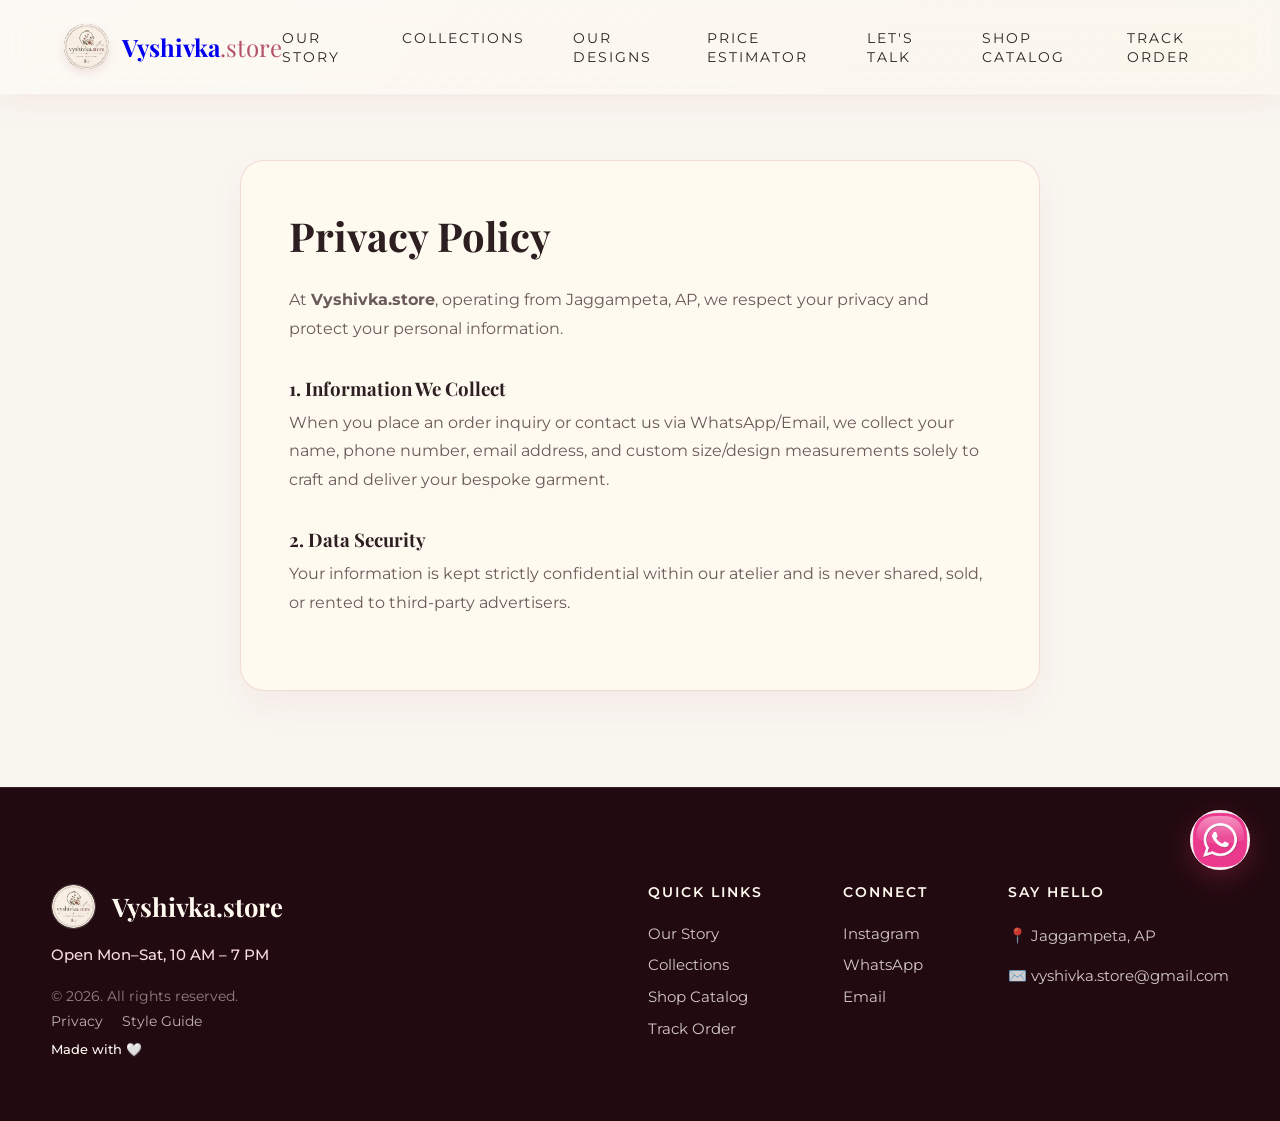
<file: privacy.html>
<!DOCTYPE html>
<html lang="en">
<head>
    <meta charset="UTF-8">
    <meta name="viewport" content="width=device-width, initial-scale=1.0">
    <title>Privacy Policy | Vyshivka.store</title>
    <link href="https://fonts.googleapis.com/css2?family=Playfair+Display:ital,wght@0,700;0,900;1,700&family=Montserrat:wght@300;400;500&display=swap" rel="stylesheet">
    <link rel="stylesheet" href="css/style.css">
</head>
<body>
    <!-- Global Navbar -->
    <nav class="navbar">
        <div class="brand-container">
            <a href="index.html" class="brand-top-link" style="display: flex; align-items: center; gap: 0.8rem; text-decoration: none;">
                <img src="assets/images/logo.jpeg" alt="Logo" class="brand-logo">
                <div class="logo">Vyshivka<span>.store</span></div>
            </a>
        </div>
        <div class="hamburger">
            <span></span><span></span><span></span>
        </div>
        <ul class="nav-links">
            <li><a href="story.html">Our Story</a></li>
            <li><a href="index.html#collections">Collections</a></li>
            <li><a href="index.html#designs">Our Designs</a></li>
            <li><a href="index.html#calculator">Price Estimator</a></li>
            <li><a href="index.html#contact">Let's Talk</a></li>
            <li><a href="shop.html">Shop Catalog</a></li>
            <li><a href="track.html">Track Order</a></li>
        </ul>
    </nav>

    <!-- Main Content -->
    <main style="padding: 10rem 4% 6rem 4%; background: #F9F6F0; min-height: 80vh;">
        <div style="max-width: 800px; margin: 0 auto; background: #FFFAF0; padding: 3rem; border-radius: 24px; border: 1px solid rgba(173,46,80,0.15); box-shadow: 0 15px 35px rgba(173,46,80,0.06);">
            <h1 style="font-family: 'Playfair Display', serif; font-size: 2.5rem; color: #2D1E21; margin-bottom: 1.5rem;">Privacy Policy</h1>
            <p style="color: #6A5A5A; line-height: 1.8; margin-bottom: 1.5rem;">At <strong>Vyshivka.store</strong>, operating from Jaggampeta, AP, we respect your privacy and protect your personal information.</p>
            <h3 style="font-family: 'Playfair Display', serif; color: #2D1E21; margin-top: 2rem; margin-bottom: 0.5rem;">1. Information We Collect</h3>
            <p style="color: #6A5A5A; line-height: 1.8; margin-bottom: 1.5rem;">When you place an order inquiry or contact us via WhatsApp/Email, we collect your name, phone number, email address, and custom size/design measurements solely to craft and deliver your bespoke garment.</p>
            <h3 style="font-family: 'Playfair Display', serif; color: #2D1E21; margin-top: 2rem; margin-bottom: 0.5rem;">2. Data Security</h3>
            <p style="color: #6A5A5A; line-height: 1.8; margin-bottom: 1.5rem;">Your information is kept strictly confidential within our atelier and is never shared, sold, or rented to third-party advertisers.</p>
        </div>
    </main>

    <!-- Final Dark Atelier Footer -->
    <footer class="final-dark-footer">
        <div class="footer-inner-container">
            <div class="footer-brand-col">
                <div class="footer-logo-row">
                    <img src="assets/images/logo.jpeg" alt="Vyshivka Logo" class="footer-logo-img">
                    <span class="footer-brand-name">Vyshivka<span>.store</span></span>
                </div>
                <p class="footer-hours">Open Mon–Sat, 10 AM – 7 PM</p>
                <p class="footer-copyright">© 2026. All rights reserved.</p>
                <div class="footer-legal-links">
                    <a href="privacy.html">Privacy</a>
                    <a href="style-guide.html">Style Guide</a>
                </div>
                <p class="footer-powered">Made with 🤍</p>
            </div>
            <div class="footer-links-grid">
                <div class="footer-col">
                    <h4>Quick Links</h4>
                    <ul>
                        <li><a href="story.html">Our Story</a></li>
                        <li><a href="index.html#collections">Collections</a></li>
                        <li><a href="shop.html">Shop Catalog</a></li>
                        <li><a href="track.html">Track Order</a></li>
                    </ul>
                </div>
                <div class="footer-col">
                    <h4>Connect</h4>
                    <ul>
                        <li><a href="https://instagram.com" target="_blank">Instagram</a></li>
                        <li><a href="https://whatsapp.com" target="_blank">WhatsApp</a></li>
                        <li><a href="mailto:vyshivka.store@gmail.com">Email</a></li>
                    </ul>
                </div>
                <div class="footer-col contact-col">
                    <h4>Say Hello</h4>
                    <p class="footer-address">📍 Jaggampeta, AP</p>
                    <p class="footer-email">✉️ vyshivka.store@gmail.com</p>
                </div>
            </div>
        </div>
    </footer>


    <!-- Floating WhatsApp Quick-Chat -->
    <a href="https://wa.me/919948675873?text=Hello%20Vyshivka%20Studio!%20I%20would%20like%20to%20enquire%20about%20your%20embroidery%20pieces." target="_blank" class="whatsapp-float" aria-label="Chat on WhatsApp">
        <img src="assets/images/wa.jpeg" alt="WhatsApp Chat">
    </a>


    <script src="js/script.js"></script>
</body>
</html>
</file>
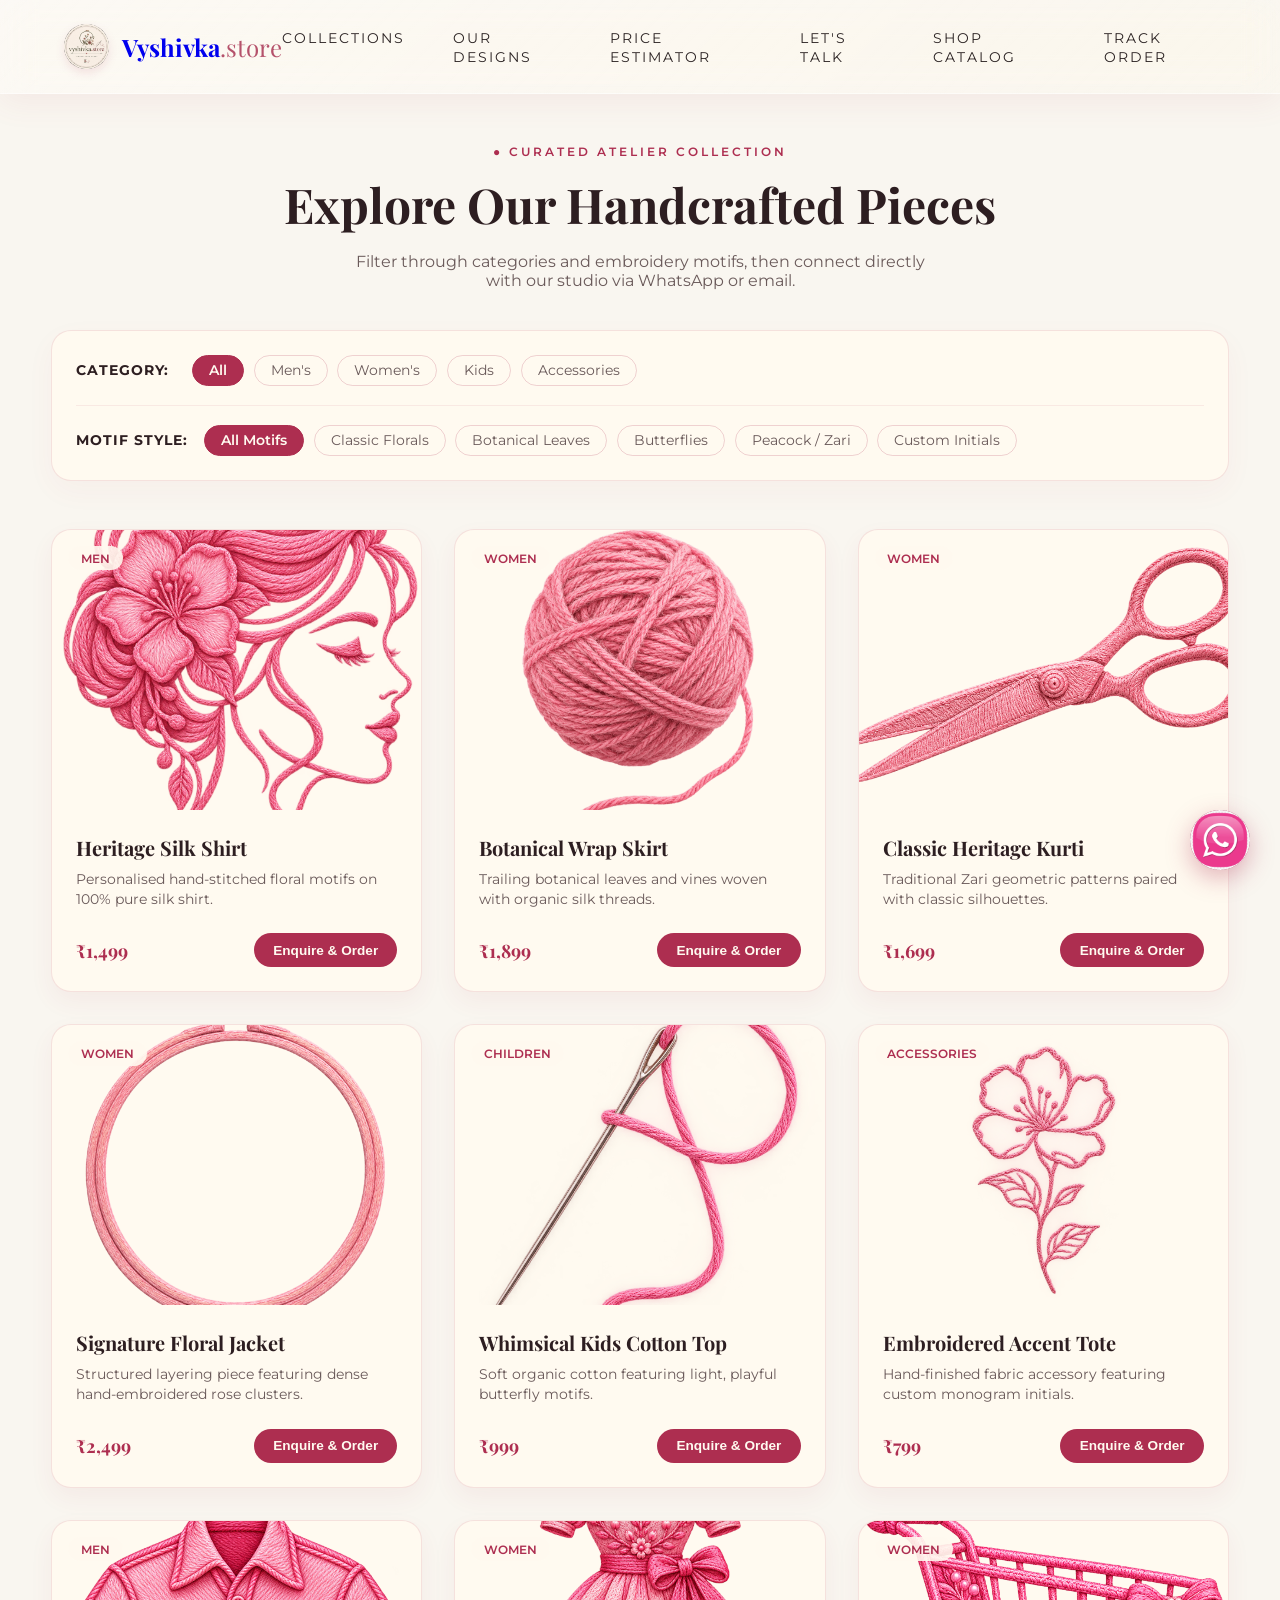
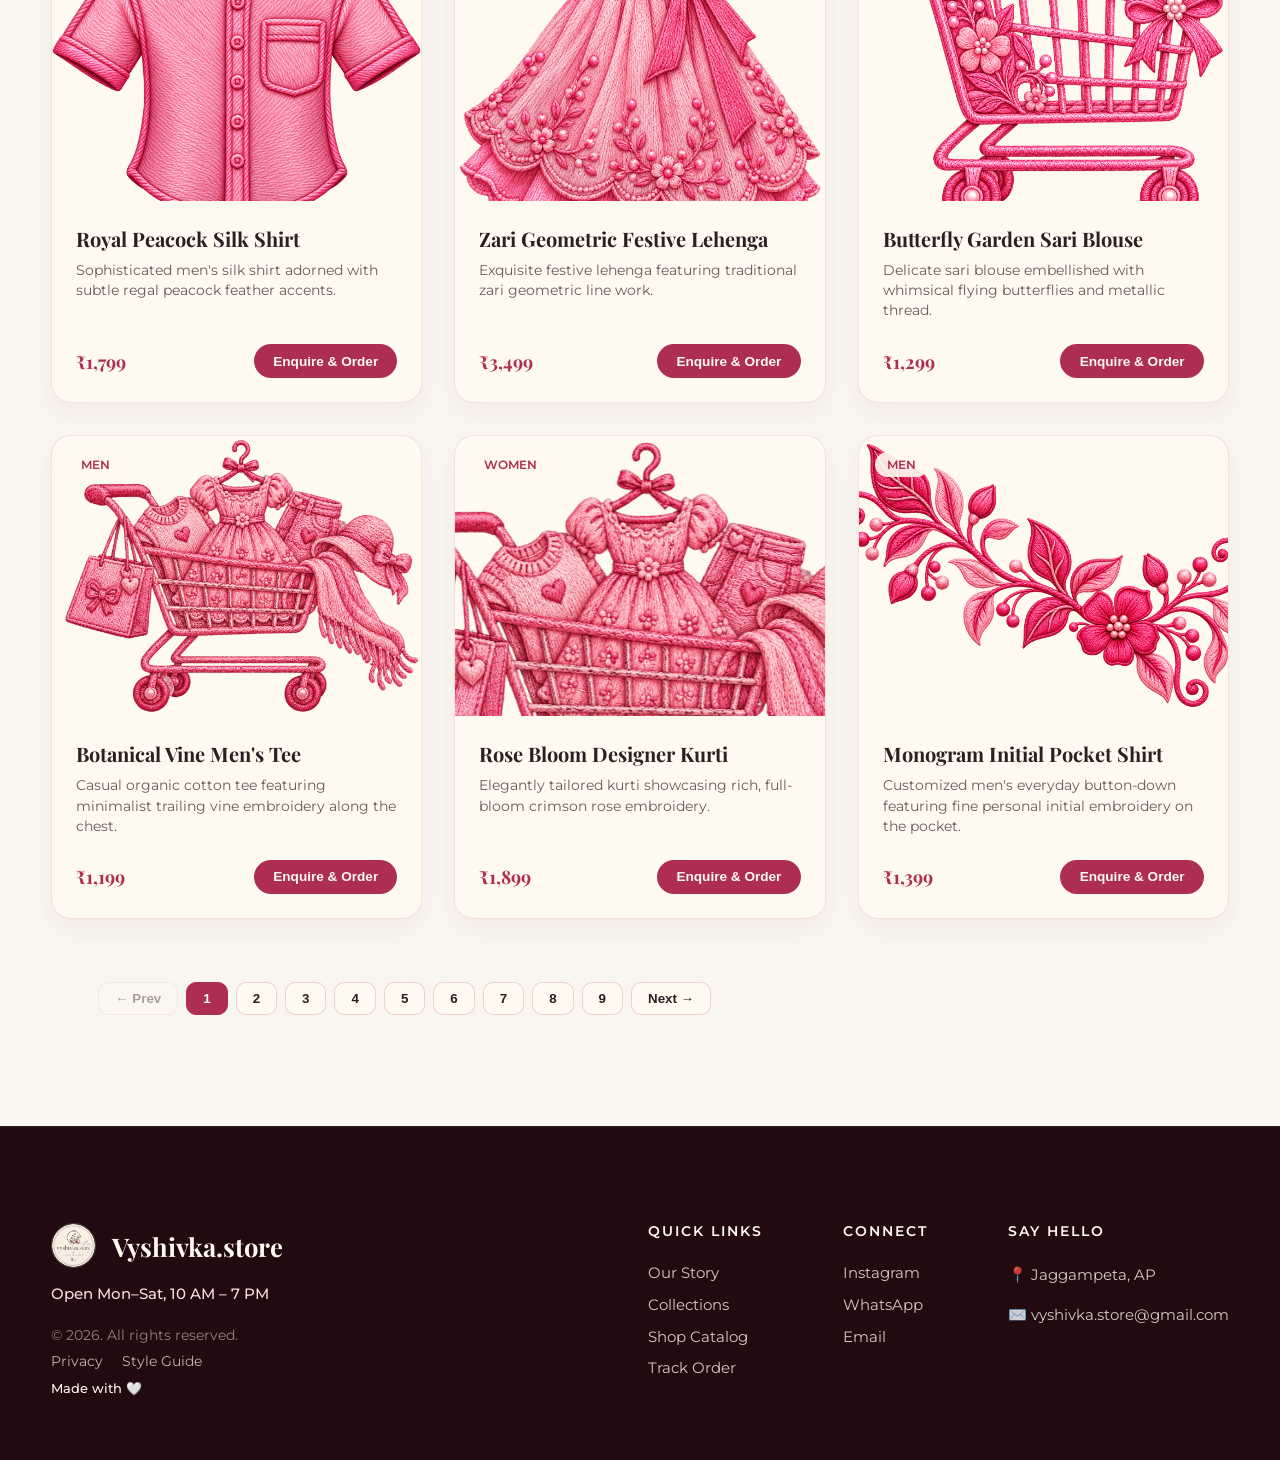
<file: shop.html>
<!DOCTYPE html>
<html lang="en">
<head>
    <meta charset="UTF-8">
    <meta name="viewport" content="width=device-width, initial-scale=1.0">
    <title>Catalog & Shop | Vyshivka.store</title>
    <link href="https://fonts.googleapis.com/css2?family=Playfair+Display:ital,wght@0,700;0,900;1,700&family=Montserrat:wght@300;400;500&display=swap" rel="stylesheet">
    <link rel="stylesheet" href="css/style.css">
</head>
<body>
    <!-- Global Navbar -->
    <nav class="navbar">
        <div class="brand-container">
            <a href="index.html" class="brand-top-link" style="display: flex; align-items: center; gap: 0.8rem; text-decoration: none;">
                <img src="assets/images/logo.jpeg" alt="Logo" class="brand-logo">
                <div class="logo">Vyshivka<span>.store</span></div>
            </a>
        </div>
        <div class="hamburger">
            <span></span><span></span><span></span>
        </div>
        <ul class="nav-links">
            <!-- <li><a href="story.html">Our Story</a></li> -->
            <li><a href="index.html#collections">Collections</a></li>
            <li><a href="index.html#designs">Our Designs</a></li>
            <li><a href="index.html#calculator">Price Estimator</a></li>
            <li><a href="index.html#contact">Let's Talk</a></li>
            <li><a href="shop.html">Shop Catalog</a></li>
            <li><a href="track.html">Track Order</a></li>
        </ul>
    </nav>

    <!-- Shop Catalog Section -->
<!-- Shop Catalog Section -->
    <main class="shop-page" style="padding: 9rem 4% 6rem 4%; background: #F9F6F0; min-height: 85vh;">
        <div class="shop-container" style="max-width: 1200px; margin: 0 auto;">
            
            <div style="text-align: center; margin-bottom: 2.5rem;">
                <span style="color: #ad2e50; text-transform: uppercase; letter-spacing: 3px; font-size: 0.75rem; font-weight: 600; display: block; margin-bottom: 0.8rem;">● Curated Atelier Collection</span>
                <h1 style="font-family: 'Playfair Display', serif; font-size: 3rem; color: #2D1E21; margin-bottom: 1rem;">Explore Our Handcrafted Pieces</h1>
                <p style="color: #6A5A5A; max-width: 600px; margin: 0 auto;">Filter through categories and embroidery motifs, then connect directly with our studio via WhatsApp or email.</p>
            </div>

            <!-- E-Commerce Style Multi-Row Filter Bar -->
            <div class="ecommerce-filter-panel" style="background: #FFFAF0; padding: 1.5rem; border-radius: 20px; border: 1px solid rgba(173,46,80,0.12); box-shadow: 0 10px 30px rgba(173,46,80,0.04); margin-bottom: 3rem; display: flex; flex-direction: column; gap: 1.2rem;">
                
                <!-- Row 1: Categories -->
                <div style="display: flex; align-items: center; gap: 1rem; flex-wrap: wrap;">
                    <span style="font-size: 0.85rem; font-weight: 700; color: #2D1E21; text-transform: uppercase; letter-spacing: 1px; min-width: 100px;">Category:</span>
                    <div style="display: flex; gap: 0.6rem; flex-wrap: wrap;" id="categoryFilters">
                        <button class="ecommerce-filter-chip active" data-filter-type="category" data-filter-val="all">All</button>
                        <button class="ecommerce-filter-chip" data-filter-type="category" data-filter-val="men">Men's</button>
                        <button class="ecommerce-filter-chip" data-filter-type="category" data-filter-val="women">Women's</button>
                        <button class="ecommerce-filter-chip" data-filter-type="category" data-filter-val="children">Kids</button>
                        <button class="ecommerce-filter-chip" data-filter-type="category" data-filter-val="accessories">Accessories</button>
                    </div>
                </div>

                <div style="height: 1px; background: rgba(173,46,80,0.08); width: 100%;"></div>

                <!-- Row 2: Embroidery Motifs -->
                <div style="display: flex; align-items: center; gap: 1rem; flex-wrap: wrap;">
                    <span style="font-size: 0.85rem; font-weight: 700; color: #2D1E21; text-transform: uppercase; letter-spacing: 1px; min-width: 100px;">Motif Style:</span>
                    <div style="display: flex; gap: 0.6rem; flex-wrap: wrap;" id="motifFilters">
                        <button class="ecommerce-filter-chip active" data-filter-type="motif" data-filter-val="all">All Motifs</button>
                        <button class="ecommerce-filter-chip" data-filter-type="motif" data-filter-val="floral">Classic Florals</button>
                        <button class="ecommerce-filter-chip" data-filter-type="motif" data-filter-val="leaves">Botanical Leaves</button>
                        <button class="ecommerce-filter-chip" data-filter-type="motif" data-filter-val="butterflies">Butterflies</button>
                        <button class="ecommerce-filter-chip" data-filter-type="motif" data-filter-val="peacock">Peacock / Zari</button>
                        <button class="ecommerce-filter-chip" data-filter-type="motif" data-filter-val="custom">Custom Initials</button>
                    </div>
                </div>

            </div>

            <!-- Product Grid -->
            <div class="shop-product-grid" id="shopProductGrid" style="display: grid; grid-template-columns: repeat(auto-fill, minmax(320px, 1fr)); gap: 2rem;"></div>

        </div>
    </main>

    <!-- Enhanced Inquiry / Order Modal -->
<!-- Enhanced Inquiry / Order Modal with Validation & Custom Uploads -->
    <div id="inquiryModal" class="atelier-modal" style="display: none; position: fixed; inset: 0; background: rgba(0,0,0,0.6); backdrop-filter: blur(5px); z-index: 1000; align-items: center; justify-content: center; padding: 1rem; overflow-y: auto;">
        <div style="background: #FFFAF0; padding: 2.5rem; border-radius: 24px; max-width: 520px; width: 100%; position: relative; border: 1px solid rgba(173,46,80,0.2); max-height: 90vh; overflow-y: auto;">
            <button id="closeModal" style="position: absolute; top: 1.2rem; right: 1.5rem; background: none; border: none; font-size: 1.5rem; cursor: pointer; color: #2D1E21;">&times;</button>
            <h3 id="modalItemTitle" style="font-family: 'Playfair Display', serif; font-size: 1.6rem; color: #2D1E21; margin-bottom: 0.3rem;">Enquire About Piece</h3>
            <p id="modalItemPrice" style="color: #ad2e50; font-weight: 600; margin-bottom: 1.2rem;"></p>
            
            <form id="orderInquiryForm" style="display: flex; flex-direction: column; gap: 1rem;">
                
                <!-- Name & Contact -->
                <div style="display: grid; grid-template-columns: 1fr 1fr; gap: 1rem;">
                    <div>
                        <label style="font-size: 0.8rem; font-weight: 600; color: #2D1E21; display: block; margin-bottom: 0.3rem;">Your Name *</label>
                        <input type="text" id="modalUserName" required placeholder="Ananya Sharma" style="width: 100%; padding: 0.7rem; border-radius: 10px; border: 1px solid rgba(173,46,80,0.2); background: white; box-sizing: border-box; font-size: 0.9rem;">
                    </div>
                    <div>
                        <label style="font-size: 0.8rem; font-weight: 600; color: #2D1E21; display: block; margin-bottom: 0.3rem;">Phone / WhatsApp *</label>
                        <input type="tel" id="modalUserPhone" required placeholder="+91 98765 43210" style="width: 100%; padding: 0.7rem; border-radius: 10px; border: 1px solid rgba(173,46,80,0.2); background: white; box-sizing: border-box; font-size: 0.9rem;">
                    </div>
                </div>

                <div>
                    <label style="font-size: 0.8rem; font-weight: 600; color: #2D1E21; display: block; margin-bottom: 0.3rem;">Email Address *</label>
                    <input type="email" id="modalUserEmail" required placeholder="ananya@example.com" style="width: 100%; padding: 0.7rem; border-radius: 10px; border: 1px solid rgba(173,46,80,0.2); background: white; box-sizing: border-box; font-size: 0.9rem;">
                </div>

                <!-- Size Selection -->
                <div>
                    <div style="display: flex; justify-content: space-between; align-items: center; margin-bottom: 0.3rem;">
                        <label style="font-size: 0.8rem; font-weight: 600; color: #2D1E21;">Select Size *</label>
                        <button type="button" id="toggleSizeChart" style="background: none; border: none; color: #ad2e50; font-size: 0.8rem; font-weight: 600; cursor: pointer; text-decoration: underline;">View Size Chart</button>
                    </div>
                    <select id="modalSize" required style="width: 100%; padding: 0.7rem; border-radius: 10px; border: 1px solid rgba(173,46,80,0.2); background: white; font-family: 'Montserrat', sans-serif; font-size: 0.9rem;">
                        <option value="" disabled selected>-- Choose Size --</option>
                        <option value="S">Small (S)</option>
                        <option value="M">Medium (M)</option>
                        <option value="L">Large (L)</option>
                        <option value="Custom">Custom Measurements</option>
                    </select>
                </div>

                <!-- Custom Measurements Box -->
                <div id="customMeasurementsBox" style="display: none; background: rgba(173,46,80,0.04); padding: 1rem; border-radius: 12px; border: 1px dashed rgba(173,46,80,0.3); gap: 0.8rem; flex-direction: column;">
                    <span style="font-size: 0.8rem; font-weight: 700; color: #ad2e50;">Enter Custom Dimensions (in inches) *</span>
                    <div style="display: grid; grid-template-columns: 1fr 1fr; gap: 0.6rem;">
                        <input type="text" id="custChest" placeholder="Chest / Bust" style="padding: 0.5rem; border-radius: 8px; border: 1px solid rgba(173,46,80,0.2); background: white; font-size: 0.85rem;">
                        <input type="text" id="custWaist" placeholder="Waist" style="padding: 0.5rem; border-radius: 8px; border: 1px solid rgba(173,46,80,0.2); background: white; font-size: 0.85rem;">
                        <input type="text" id="custLength" placeholder="Desired Length" style="padding: 0.5rem; border-radius: 8px; border: 1px solid rgba(173,46,80,0.2); background: white; font-size: 0.85rem;">
                        <input type="text" id="custSleeve" placeholder="Sleeve Length" style="padding: 0.5rem; border-radius: 8px; border: 1px solid rgba(173,46,80,0.2); background: white; font-size: 0.85rem;">
                    </div>
                </div>

                <!-- Size Chart Reference -->
                <div id="sizeChartModalBox" style="display: none; background: #fff; padding: 1rem; border-radius: 12px; border: 1px solid rgba(173,46,80,0.2); font-size: 0.85rem; color: #6A5A5A;">
                    <div style="font-weight: 700; color: #2D1E21; margin-bottom: 0.4rem; display: flex; justify-content: space-between;">
                        <span>Standard Size Guide (Inches)</span>
                        <button type="button" id="closeSizeChart" style="background:none; border:none; cursor:pointer; font-weight:bold;">&times;</button>
                    </div>
                    <p><strong>S:</strong> Chest 36" | Length 26"</p>
                    <p><strong>M:</strong> Chest 38" | Length 27"</p>
                    <p><strong>L:</strong> Chest 40" | Length 28"</p>
                </div>

                <!-- Design Choice (Predefined vs Own Design) -->
                <div>
                    <label style="font-size: 0.8rem; font-weight: 600; color: #2D1E21; display: block; margin-bottom: 0.3rem;">Embroidery Design Choice *</label>
                    <select id="modalDesignChoice" required style="width: 100%; padding: 0.7rem; border-radius: 10px; border: 1px solid rgba(173,46,80,0.2); background: white; font-family: 'Montserrat', sans-serif; font-size: 0.9rem;">
                        <option value="" disabled selected>-- Select Design Type --</option>
                        <option value="Predefined Catalog Motif">Use Predefined Catalog Motif</option>
                        <option value="Own Custom Design">Upload My Own Custom Design</option>
                    </select>
                </div>

                <!-- Predefined Motif Selection Dropdown (Appears if Predefined chosen) -->
                <div id="predefinedMotifBox" style="display: none; flex-direction: column; gap: 0.3rem;">
                    <label style="font-size: 0.8rem; font-weight: 600; color: #ad2e50;">Choose Catalog Motif Style *</label>
                    <select id="modalCatalogMotifSelect" style="width: 100%; padding: 0.7rem; border-radius: 10px; border: 1px solid rgba(173,46,80,0.2); background: white; font-family: 'Montserrat', sans-serif; font-size: 0.9rem;">
                        <option value="Classic Florals">Classic Florals</option>
                        <option value="Botanical Leaves & Vines">Botanical Leaves & Vines</option>
                        <option value="Whimsical Butterflies">Whimsical Butterflies</option>
                        <option value="Royal Peacock Motif">Royal Peacock Motif</option>
                        <option value="Traditional Zari Geometric">Traditional Zari Geometric</option>
                        <option value="Custom Monogram / Initials">Custom Monogram / Initials</option>
                    </select>
                </div>

                <!-- Custom Image Upload (Appears if Own Design selected) -->
                <div id="customDesignUploadBox" style="display: none; flex-direction: column; gap: 0.4rem;">
                    <label style="font-size: 0.8rem; font-weight: 600; color: #ad2e50;">Upload Reference Photo / Sketch *</label>
                    <input type="file" id="customDesignFile" accept="image/*" style="font-size: 0.85rem; color: #6A5A5A;">
                    <span style="font-size: 0.75rem; color: #6A5A5A;">Attach your sketch or inspiration picture for our master artisans.</span>
                </div>

                <!-- Validation Notice -->
                <p id="formErrorNotice" style="color: #ad2e50; font-size: 0.8rem; font-weight: 600; display: block; margin: 0;">⚠️ Please fill in all required fields (including valid email & phone) to unlock ordering options.</p>
                
                <!-- Action Buttons -->
                <div style="display: flex; gap: 1rem; margin-top: 0.5rem;">
                    <button type="button" id="whatsappInquiryBtn" disabled style="flex: 1; background: #ccc; color: white; text-align: center; padding: 0.8rem; border-radius: 30px; border: none; font-weight: 600; font-size: 0.85rem; cursor: not-allowed; transition: background 0.3s ease;">Order via WhatsApp</button>
                    <button type="button" id="emailInquiryBtn" disabled style="flex: 1; background: #ccc; color: white; text-align: center; padding: 0.8rem; border-radius: 30px; border: none; font-weight: 600; font-size: 0.85rem; cursor: not-allowed; transition: background 0.3s ease;">Send Email Order</button>
                </div>
                
                <div style="text-align: center; margin-top: 0.2rem;">
                    <a href="https://instagram.com" target="_blank" style="color: #ad2e50; font-size: 0.85rem; font-weight: 600; text-decoration: none;">Or DM us directly on Instagram @vyshivka.store</a>
                </div>

            </form>
        </div>
    </div>

    <!-- Inquiry / Order Modal -->
    <div id="inquiryModal" class="atelier-modal" style="display: none; position: fixed; inset: 0; background: rgba(0,0,0,0.6); backdrop-filter: blur(5px); z-index: 1000; align-items: center; justify-content: center; padding: 1rem;">
        <div style="background: #FFFAF0; padding: 2.5rem; border-radius: 24px; max-width: 480px; width: 100%; position: relative; border: 1px solid rgba(173,46,80,0.2);">
            <button id="closeModal" style="position: absolute; top: 1.2rem; right: 1.5rem; background: none; border: none; font-size: 1.5rem; cursor: pointer; color: #2D1E21;">&times;</button>
            <h3 id="modalItemTitle" style="font-family: 'Playfair Display', serif; font-size: 1.6rem; color: #2D1E21; margin-bottom: 0.5rem;">Enquire About Piece</h3>
            <p id="modalItemPrice" style="color: #ad2e50; font-weight: 600; margin-bottom: 1.5rem;"></p>
            
            <div style="display: flex; flex-direction: column; gap: 1rem;">
                <div>
                    <label style="font-size: 0.85rem; font-weight: 600; color: #2D1E21; display: block; margin-bottom: 0.4rem;">Select Size</label>
                    <select id="modalSize" style="width: 100%; padding: 0.8rem; border-radius: 12px; border: 1px solid rgba(173,46,80,0.2); background: white; font-family: 'Montserrat', sans-serif;">
                        <option value="S">Small (S)</option>
                        <option value="M">Medium (M)</option>
                        <option value="L">Large (L)</option>
                        <option value="Custom">Custom Measurements</option>
                    </select>
                </div>
                <div>
                    <label style="font-size: 0.85rem; font-weight: 600; color: #2D1E21; display: block; margin-bottom: 0.4rem;">Your Name</label>
                    <input type="text" id="modalUserName" placeholder="e.g. Ananya Sharma" style="width: 100%; padding: 0.8rem; border-radius: 12px; border: 1px solid rgba(173,46,80,0.2); background: white; box-sizing: border-box;">
                </div>
                
                <div style="display: flex; gap: 1rem; margin-top: 1rem;">
                    <a id="whatsappInquiryBtn" href="#" target="_blank" style="flex: 1; background: #25D366; color: white; text-align: center; padding: 0.9rem; border-radius: 30px; text-decoration: none; font-weight: 600; font-size: 0.9rem;">Chat on WhatsApp</a>
                    <a id="emailInquiryBtn" href="#" style="flex: 1; background: #ad2e50; color: white; text-align: center; padding: 0.9rem; border-radius: 30px; text-decoration: none; font-weight: 600; font-size: 0.9rem;">Send Email</a>
                </div>
                <div style="text-align: center; margin-top: 0.5rem;">
                    <a id="instagramInquiryBtn" href="https://instagram.com" target="_blank" style="color: #ad2e50; font-size: 0.85rem; font-weight: 600; text-decoration: none;">Or DM us on Instagram @vyshivka.store</a>
                </div>
            </div>
        </div>
    </div>

    <!-- Final Dark Atelier Footer -->
    <footer class="final-dark-footer">
        <div class="footer-inner-container">
            <div class="footer-brand-col">
                <div class="footer-logo-row">
                    <img src="assets/images/logo.jpeg" alt="Vyshivka Logo" class="footer-logo-img">
                    <span class="footer-brand-name">Vyshivka<span>.store</span></span>
                </div>
                <p class="footer-hours">Open Mon–Sat, 10 AM – 7 PM</p>
                <p class="footer-copyright">© 2026. All rights reserved.</p>
                <div class="footer-legal-links">
                    <a href="privacy.html">Privacy</a>
                    <a href="style-guide.html">Style Guide</a>
                </div>
                <p class="footer-powered">Made with 🤍</p>
            </div>
            <div class="footer-links-grid">
                <div class="footer-col">
                    <h4>Quick Links</h4>
                    <ul>
                        <li><a href="story.html">Our Story</a></li>
                        <li><a href="index.html#collections">Collections</a></li>
                        <li><a href="shop.html">Shop Catalog</a></li>
                        <li><a href="track.html">Track Order</a></li>
                    </ul>
                </div>
                <div class="footer-col">
                    <h4>Connect</h4>
                    <ul>
                        <li><a href="https://instagram.com" target="_blank">Instagram</a></li>
                        <li><a href="https://whatsapp.com" target="_blank">WhatsApp</a></li>
                        <li><a href="mailto:vyshivka.store@gmail.com">Email</a></li>
                    </ul>
                </div>
                <div class="footer-col contact-col">
                    <h4>Say Hello</h4>
                    <p class="footer-address">📍 Jaggampeta, AP</p>
                    <p class="footer-email">✉️ vyshivka.store@gmail.com</p>
                </div>
            </div>
        </div>
    </footer>

    <!-- Floating WhatsApp Quick-Chat -->
    <a href="https://wa.me/919948675873?text=Hello%20Vyshivka%20Studio!%20I%20would%20like%20to%20enquire%20about%20your%20embroidery%20pieces." target="_blank" class="whatsapp-float" aria-label="Chat on WhatsApp">
        <img src="assets/images/wa.jpeg" alt="WhatsApp Chat">
    </a>

    <script src="js/shop.js"></script>
    <script src="js/script.js"></script>
</body>
</html>
</file>
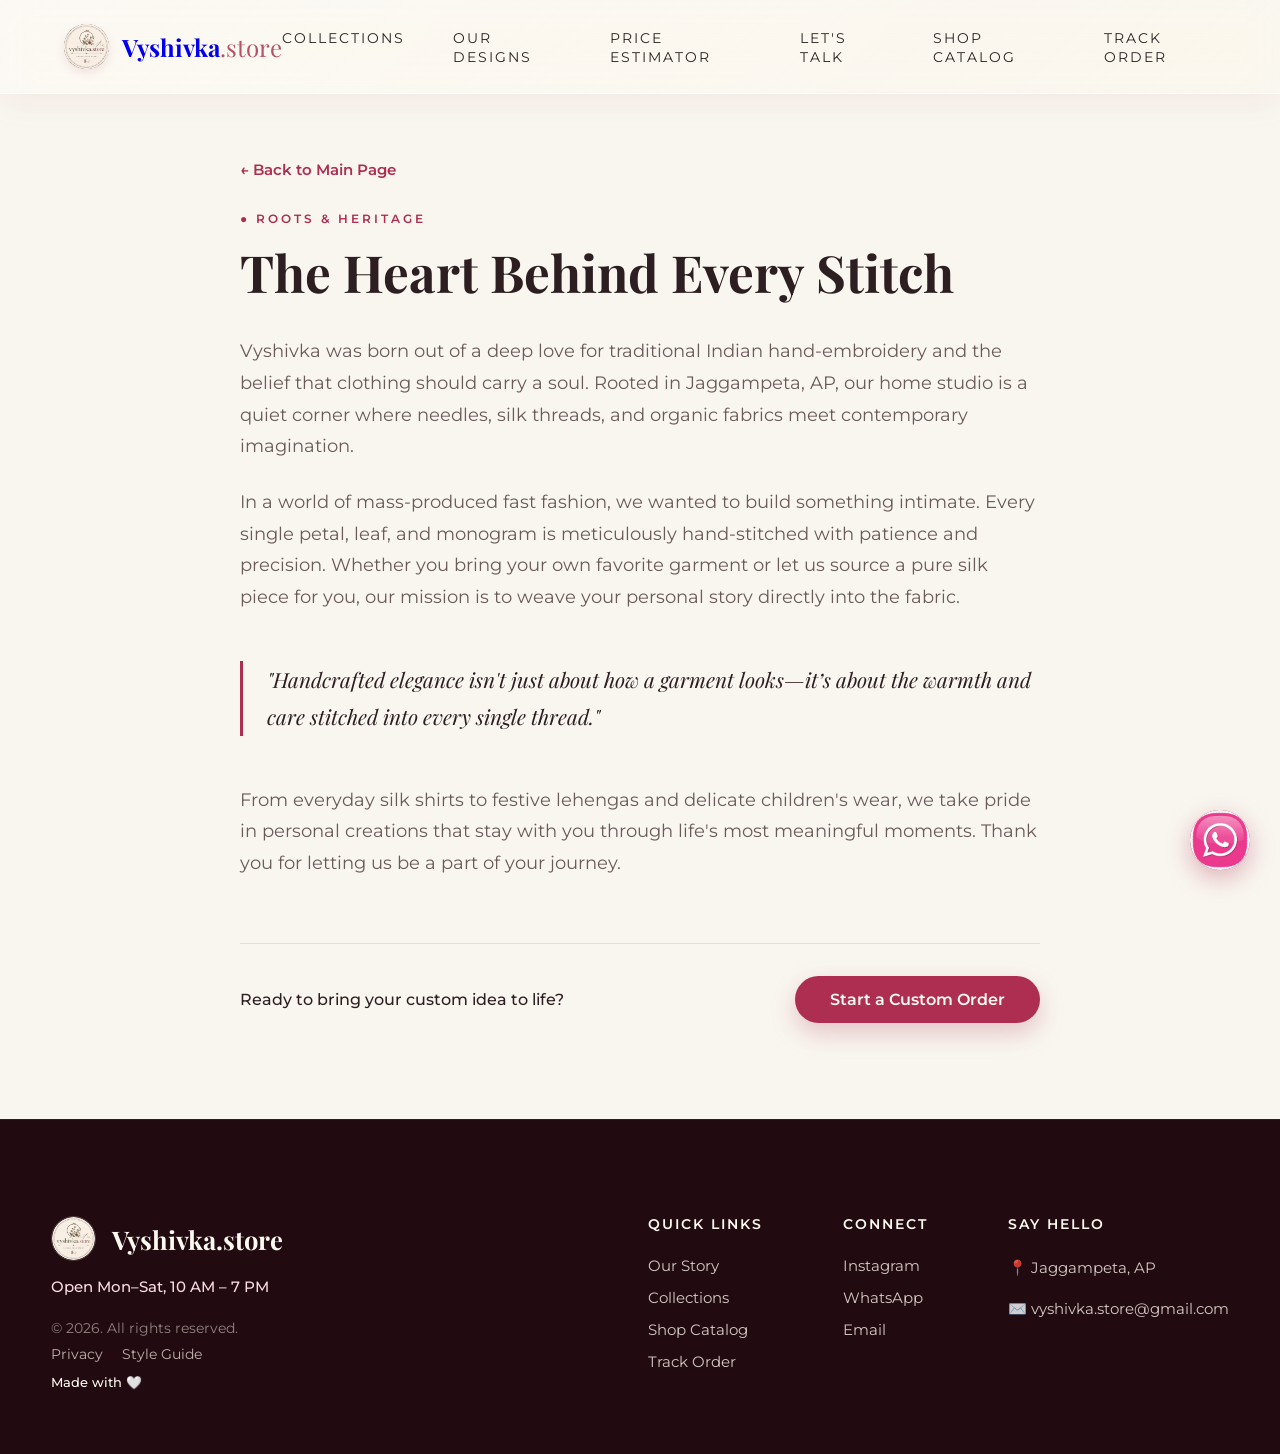
<file: story.html>
<!DOCTYPE html>
<html lang="en">
<head>
    <meta charset="UTF-8">
    <meta name="viewport" content="width=device-width, initial-scale=1.0">
    <title>Our Story | Vyshivka.store</title>
    <link href="https://fonts.googleapis.com/css2?family=Playfair+Display:ital,wght@0,700;0,900;1,700&family=Montserrat:wght@300;400;500&display=swap" rel="stylesheet">
    <link rel="stylesheet" href="css/style.css">
</head>
<body>
    <!-- Navbar (Linked back to index sections) -->
    <nav class="navbar">
        <div class="brand-container">
            <a href="index.html" class="brand-top-link" style="display: flex; align-items: center; gap: 0.8rem; text-decoration: none;">
                <img src="assets/images/logo.jpeg" alt="Logo" class="brand-logo">
                <div class="logo">Vyshivka<span>.store</span></div>
            </a>
        </div>
        <div class="hamburger">
            <span></span><span></span><span></span>
        </div>
        <ul class="nav-links">
            <!-- <li><a href="story.html">Our Story</a></li> -->
            <li><a href="index.html#collections">Collections</a></li>
            <li><a href="index.html#designs">Our Designs</a></li>
            <li><a href="index.html#calculator">Price Estimator</a></li>
            <li><a href="index.html#contact">Let's Talk</a></li>
            <li><a href="shop.html">Shop Catalog</a></li>
            <li><a href="track.html">Track Order</a></li>
        </ul>
    </nav>

    <!-- Story Page Main Content -->
    <main class="story-page-content" style="padding: 10rem 4% 6rem 4%; background: #F9F6F0; min-height: 80vh;">
        <div class="story-container" style="max-width: 800px; margin: 0 auto;">
            
            <!-- Back Button -->
            <div style="margin-bottom: 2rem;">
                <a href="index.html" style="color: #ad2e50; font-weight: 600; text-decoration: none; font-size: 0.95rem;">
                    &larr; Back to Main Page
                </a>
            </div>

            <span class="feature-tag" style="color: #ad2e50; text-transform: uppercase; letter-spacing: 3px; font-size: 0.75rem; font-weight: 600; display: block; margin-bottom: 1rem;">● Roots & Heritage</span>
            
            <h1 style="font-family: 'Playfair Display', serif; font-size: 3.2rem; color: #2D1E21; font-weight: 700; line-height: 1.2; margin-bottom: 2rem;">
                The Heart Behind Every Stitch
            </h1>

            <div style="font-size: 1.1rem; line-height: 1.8; color: #6A5A5A; display: flex; flex-direction: column; gap: 1.5rem;">
                <p>
                    Vyshivka was born out of a deep love for traditional Indian hand-embroidery and the belief that clothing should carry a soul. Rooted in Jaggampeta, AP, our home studio is a quiet corner where needles, silk threads, and organic fabrics meet contemporary imagination.
                </p>
                <p>
                    In a world of mass-produced fast fashion, we wanted to build something intimate. Every single petal, leaf, and monogram is meticulously hand-stitched with patience and precision. Whether you bring your own favorite garment or let us source a pure silk piece for you, our mission is to weave your personal story directly into the fabric.
                </p>
                <blockquote style="border-left: 3px solid #ad2e50; margin: 1.5rem 0; padding-left: 1.5rem; font-family: 'Playfair Display', serif; font-style: italic; font-size: 1.3rem; color: #2D1E21;">
                    "Handcrafted elegance isn't just about how a garment looks—it’s about the warmth and care stitched into every single thread."
                </blockquote>
                <p>
                    From everyday silk shirts to festive lehengas and delicate children's wear, we take pride in personal creations that stay with you through life's most meaningful moments. Thank you for letting us be a part of your journey.
                </p>
            </div>

            <!-- Bottom Action -->
            <div style="margin-top: 4rem; padding-top: 2rem; border-top: 1px solid rgba(173, 46, 80, 0.15); display: flex; justify-content: space-between; align-items: center; flex-wrap: wrap; gap: 1rem;">
                <p style="font-weight: 500; color: #2D1E21;">Ready to bring your custom idea to life?</p>
                <a href="index.html#contact" style="background: #ad2e50; color: #FFFAF0; padding: 0.9rem 2.2rem; border-radius: 30px; text-decoration: none; font-weight: 600; box-shadow: 0 10px 25px rgba(173, 46, 80, 0.25);">
                    Start a Custom Order
                </a>
            </div>

        </div>
    </main>

    <!-- Final Dark Atelier Footer -->
    <footer class="final-dark-footer">
        <div class="footer-inner-container">
            <div class="footer-brand-col">
                <div class="footer-logo-row">
                    <img src="assets/images/logo.jpeg" alt="Vyshivka Logo" class="footer-logo-img">
                    <span class="footer-brand-name">Vyshivka<span>.store</span></span>
                </div>
                <p class="footer-hours">Open Mon–Sat, 10 AM – 7 PM</p>
                <p class="footer-copyright">© 2026. All rights reserved.</p>
                <div class="footer-legal-links">
                    <a href="privacy.html">Privacy</a>
                    <a href="style-guide.html">Style Guide</a>
                </div>
                <p class="footer-powered">Made with 🤍</p>
            </div>
            <div class="footer-links-grid">
                <div class="footer-col">
                    <h4>Quick Links</h4>
                    <ul>
                        <li><a href="story.html">Our Story</a></li>
                        <li><a href="index.html#collections">Collections</a></li>
                        <li><a href="shop.html">Shop Catalog</a></li>
                        <li><a href="track.html">Track Order</a></li>
                    </ul>
                </div>
                <div class="footer-col">
                    <h4>Connect</h4>
                    <ul>
                        <li><a href="https://instagram.com" target="_blank">Instagram</a></li>
                        <li><a href="https://whatsapp.com" target="_blank">WhatsApp</a></li>
                        <li><a href="mailto:vyshivka.store@gmail.com">Email</a></li>
                    </ul>
                </div>
                <div class="footer-col contact-col">
                    <h4>Say Hello</h4>
                    <p class="footer-address">📍 Jaggampeta, AP</p>
                    <p class="footer-email">✉️ vyshivka.store@gmail.com</p>
                </div>
            </div>
        </div>
    </footer>


    <!-- Floating WhatsApp Quick-Chat -->
    <a href="https://wa.me/919948675873?text=Hello%20Vyshivka%20Studio!%20I%20would%20like%20to%20enquire%20about%20your%20embroidery%20pieces." target="_blank" class="whatsapp-float" aria-label="Chat on WhatsApp">
        <img src="assets/images/wa.jpeg" alt="WhatsApp Chat">
    </a>

    <script src="js/script.js"></script>
</body>
</html>
</file>
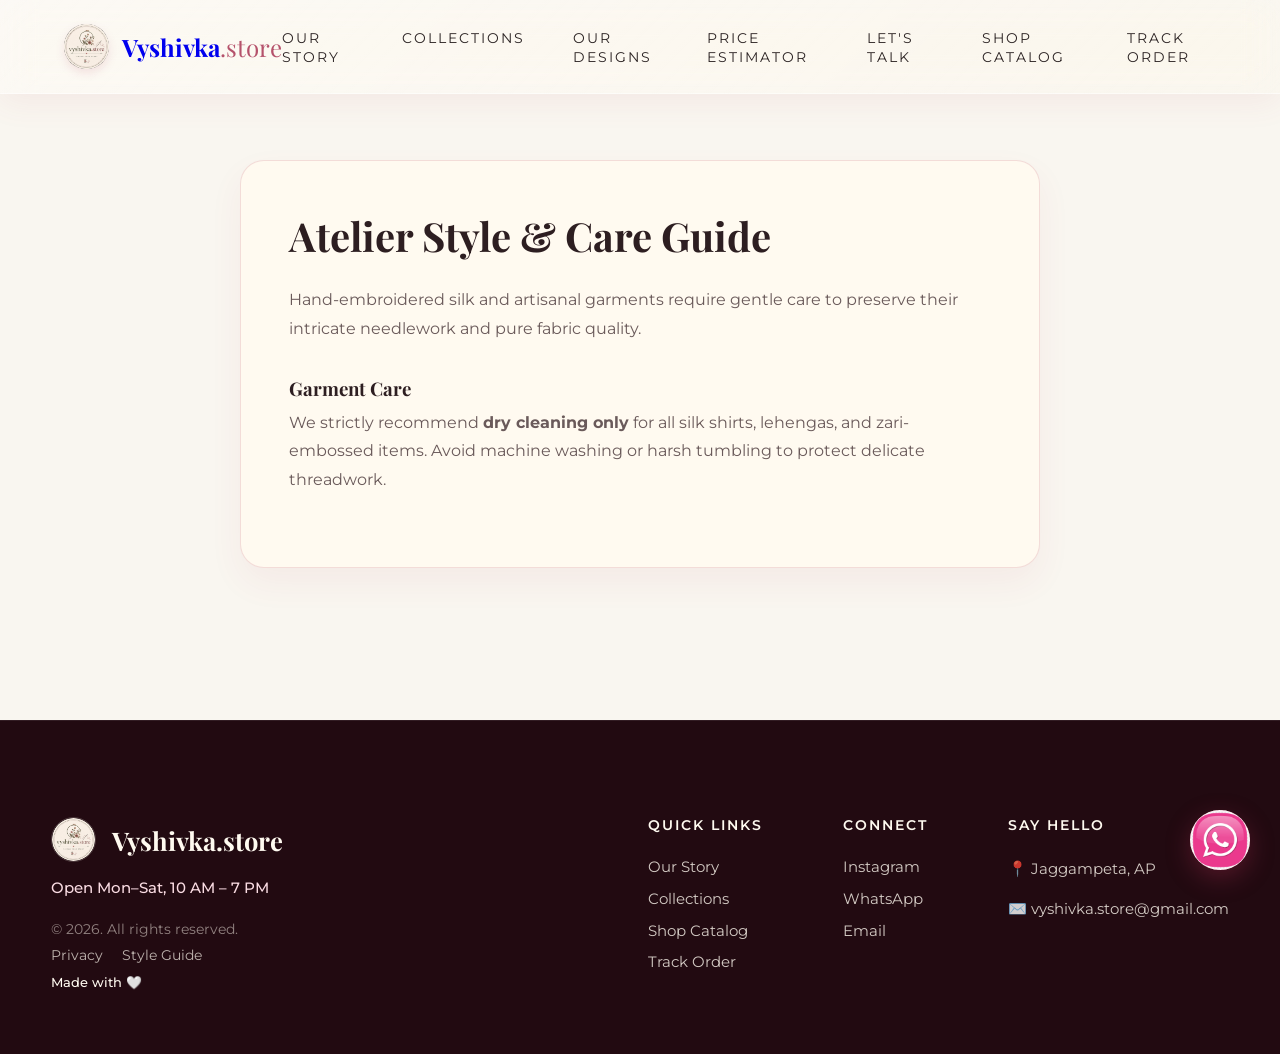
<file: style-guide.html>
<!DOCTYPE html>
<html lang="en">
<head>
    <meta charset="UTF-8">
    <meta name="viewport" content="width=device-width, initial-scale=1.0">
    <title>Style Guide | Vyshivka.store</title>
    <link href="https://fonts.googleapis.com/css2?family=Playfair+Display:ital,wght@0,700;0,900;1,700&family=Montserrat:wght@300;400;500&display=swap" rel="stylesheet">
    <link rel="stylesheet" href="css/style.css">
</head>
<body>
    <!-- Global Navbar -->
    <nav class="navbar">
        <div class="brand-container">
            <a href="index.html" class="brand-top-link" style="display: flex; align-items: center; gap: 0.8rem; text-decoration: none;">
                <img src="assets/images/logo.jpeg" alt="Logo" class="brand-logo">
                <div class="logo">Vyshivka<span>.store</span></div>
            </a>
        </div>
        <div class="hamburger">
            <span></span><span></span><span></span>
        </div>
        <ul class="nav-links">
            <li><a href="story.html">Our Story</a></li>
            <li><a href="index.html#collections">Collections</a></li>
            <li><a href="index.html#designs">Our Designs</a></li>
            <li><a href="index.html#calculator">Price Estimator</a></li>
            <li><a href="index.html#contact">Let's Talk</a></li>
            <li><a href="shop.html">Shop Catalog</a></li>
            <li><a href="track.html">Track Order</a></li>
        </ul>
    </nav>

    <!-- Main Content -->
    <main style="padding: 10rem 4% 6rem 4%; background: #F9F6F0; min-height: 80vh;">
        <div style="max-width: 800px; margin: 0 auto; background: #FFFAF0; padding: 3rem; border-radius: 24px; border: 1px solid rgba(173,46,80,0.15); box-shadow: 0 15px 35px rgba(173,46,80,0.06);">
            <h1 style="font-family: 'Playfair Display', serif; font-size: 2.5rem; color: #2D1E21; margin-bottom: 1.5rem;">Atelier Style & Care Guide</h1>
            <p style="color: #6A5A5A; line-height: 1.8; margin-bottom: 1.5rem;">Hand-embroidered silk and artisanal garments require gentle care to preserve their intricate needlework and pure fabric quality.</p>
            <h3 style="font-family: 'Playfair Display', serif; color: #2D1E21; margin-top: 2rem; margin-bottom: 0.5rem;">Garment Care</h3>
            <p style="color: #6A5A5A; line-height: 1.8; margin-bottom: 1.5rem;">We strictly recommend <strong>dry cleaning only</strong> for all silk shirts, lehengas, and zari-embossed items. Avoid machine washing or harsh tumbling to protect delicate threadwork.</p>
        </div>
    </main>

    <!-- Final Dark Atelier Footer -->
    <footer class="final-dark-footer">
        <div class="footer-inner-container">
            <div class="footer-brand-col">
                <div class="footer-logo-row">
                    <img src="assets/images/logo.jpeg" alt="Vyshivka Logo" class="footer-logo-img">
                    <span class="footer-brand-name">Vyshivka<span>.store</span></span>
                </div>
                <p class="footer-hours">Open Mon–Sat, 10 AM – 7 PM</p>
                <p class="footer-copyright">© 2026. All rights reserved.</p>
                <div class="footer-legal-links">
                    <a href="privacy.html">Privacy</a>
                    <a href="style-guide.html">Style Guide</a>
                </div>
                <p class="footer-powered">Made with 🤍</p>
            </div>
            <div class="footer-links-grid">
                <div class="footer-col">
                    <h4>Quick Links</h4>
                    <ul>
                        <li><a href="story.html">Our Story</a></li>
                        <li><a href="index.html#collections">Collections</a></li>
                        <li><a href="shop.html">Shop Catalog</a></li>
                        <li><a href="track.html">Track Order</a></li>
                    </ul>
                </div>
                <div class="footer-col">
                    <h4>Connect</h4>
                    <ul>
                        <li><a href="https://instagram.com" target="_blank">Instagram</a></li>
                        <li><a href="https://whatsapp.com" target="_blank">WhatsApp</a></li>
                        <li><a href="mailto:vyshivka.store@gmail.com">Email</a></li>
                    </ul>
                </div>
                <div class="footer-col contact-col">
                    <h4>Say Hello</h4>
                    <p class="footer-address">📍 Jaggampeta, AP</p>
                    <p class="footer-email">✉️ vyshivka.store@gmail.com</p>
                </div>
            </div>
        </div>
    </footer>



    <!-- Floating WhatsApp Quick-Chat -->
    <a href="https://wa.me/919948675873?text=Hello%20Vyshivka%20Studio!%20I%20would%20like%20to%20enquire%20about%20your%20embroidery%20pieces." target="_blank" class="whatsapp-float" aria-label="Chat on WhatsApp">
        <img src="assets/images/wa.jpeg" alt="WhatsApp Chat">
    </a>



    <script src="js/script.js"></script>
</body>
</html>
</file>
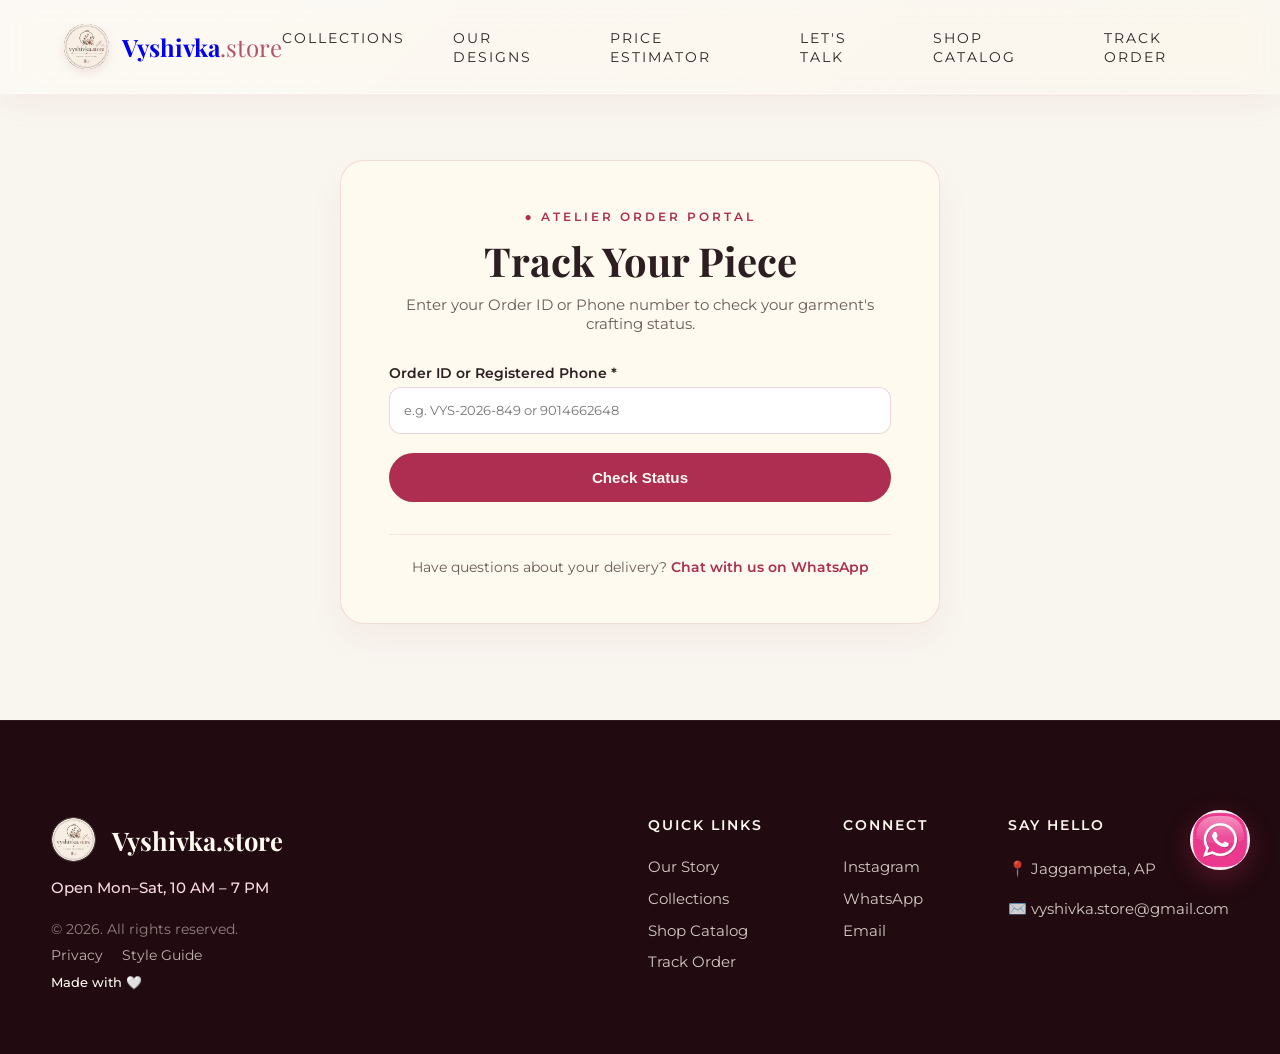
<file: track.html>
<!DOCTYPE html>
<html lang="en">
<head>
    <meta charset="UTF-8">
    <meta name="viewport" content="width=device-width, initial-scale=1.0">
    <title>Track Order Status | Vyshivka.store</title>
    <link href="https://fonts.googleapis.com/css2?family=Playfair+Display:ital,wght@0,700;0,900;1,700&family=Montserrat:wght@300;400;500&display=swap" rel="stylesheet">
    <link rel="stylesheet" href="css/style.css">
</head>
<body>
    <!-- Global Navbar -->
    <nav class="navbar">
        <div class="brand-container">
            <a href="index.html" class="brand-top-link" style="display: flex; align-items: center; gap: 0.8rem; text-decoration: none;">
                <img src="assets/images/logo.jpeg" alt="Logo" class="brand-logo">
                <div class="logo">Vyshivka<span>.store</span></div>
            </a>
        </div>
        <div class="hamburger">
            <span></span><span></span><span></span>
        </div>
        <ul class="nav-links">
            <!-- <li><a href="story.html">Our Story</a></li> -->
            <li><a href="index.html#collections">Collections</a></li>
            <li><a href="index.html#designs">Our Designs</a></li>
            <li><a href="index.html#calculator">Price Estimator</a></li>
            <li><a href="index.html#contact">Let's Talk</a></li>
            <li><a href="shop.html">Shop Catalog</a></li>
            <li><a href="track.html">Track Order</a></li>
        </ul>
    </nav>

    <!-- Track Order Content -->
    <main style="padding: 10rem 4% 6rem 4%; background: #F9F6F0; min-height: 80vh;">
        <div style="max-width: 600px; margin: 0 auto; background: #FFFAF0; padding: 3rem; border-radius: 24px; border: 1px solid rgba(173,46,80,0.15); box-shadow: 0 15px 35px rgba(173,46,80,0.06);">
            
            <div style="text-align: center; margin-bottom: 2rem;">
                <span style="color: #ad2e50; text-transform: uppercase; letter-spacing: 3px; font-size: 0.75rem; font-weight: 600; display: block; margin-bottom: 0.6rem;">● Atelier Order Portal</span>
                <h1 style="font-family: 'Playfair Display', serif; font-size: 2.5rem; color: #2D1E21; margin-bottom: 0.5rem;">Track Your Piece</h1>
                <p style="color: #6A5A5A; font-size: 0.95rem;">Enter your Order ID or Phone number to check your garment's crafting status.</p>
            </div>

            <form id="trackForm" style="display: flex; flex-direction: column; gap: 1.2rem;">
                <div>
                    <label style="font-size: 0.85rem; font-weight: 600; color: #2D1E21; display: block; margin-bottom: 0.4rem;">Order ID or Registered Phone *</label>
                    <input type="text" id="orderQueryInput" required placeholder="e.g. VYS-2026-849 or 9014662648" style="width: 100%; padding: 0.9rem; border-radius: 12px; border: 1px solid rgba(173,46,80,0.2); background: white; font-family: 'Montserrat', sans-serif; box-sizing: border-box;">
                </div>

                <button type="submit" style="background: #ad2e50; color: #FFFAF0; border: none; padding: 1rem; border-radius: 30px; font-weight: 600; font-size: 0.95rem; cursor: pointer; transition: background 0.3s ease;">Check Status</button>
            </form>

            <!-- Result Box (Hidden by default) -->
            <div id="trackingResultBox" style="display: none; margin-top: 2rem; padding: 1.5rem; background: rgba(173,46,80,0.04); border-radius: 16px; border: 1px dashed rgba(173,46,80,0.3);">
                <h3 style="font-family: 'Playfair Display', serif; font-size: 1.2rem; color: #2D1E21; margin-bottom: 0.8rem;">Status for: <span id="resOrderNum" style="color: #ad2e50;"></span></h3>
                <div style="display: flex; flex-direction: column; gap: 0.6rem; font-size: 0.9rem; color: #6A5A5A;">
                    <p><strong>Garment:</strong> <span id="resItemName">Heritage Silk Shirt</span></p>
                    <p><strong>Current Stage:</strong> <span id="resStage" style="color: #25D366; font-weight: 600;">✨ Master Artisan Hand-Stitching in Progress</span></p>
                    <p><strong>Estimated Dispatch:</strong> Within 3 to 5 business days from Jaggampeta Studio.</p>
                </div>
            </div>

            <div style="text-align: center; margin-top: 2rem; border-top: 1px solid rgba(173,46,80,0.1); padding-top: 1.5rem;">
                <p style="font-size: 0.85rem; color: #6A5A5A;">Have questions about your delivery? <a href="https://wa.me/919948675873" target="_blank" style="color: #ad2e50; font-weight: 600; text-decoration: none;">Chat with us on WhatsApp</a></p>
            </div>

        </div>
    </main>

    <!-- Final Dark Atelier Footer -->
    <footer class="final-dark-footer">
        <div class="footer-inner-container">
            <div class="footer-brand-col">
                <div class="footer-logo-row">
                    <img src="assets/images/logo.jpeg" alt="Vyshivka Logo" class="footer-logo-img">
                    <span class="footer-brand-name">Vyshivka<span>.store</span></span>
                </div>
                <p class="footer-hours">Open Mon–Sat, 10 AM – 7 PM</p>
                <p class="footer-copyright">© 2026. All rights reserved.</p>
                <div class="footer-legal-links">
                    <a href="privacy.html">Privacy</a>
                    <a href="style-guide.html">Style Guide</a>
                </div>
                <p class="footer-powered">Made with 🤍</p>
            </div>
            <div class="footer-links-grid">
                <div class="footer-col">
                    <h4>Quick Links</h4>
                    <ul>
                        <li><a href="story.html">Our Story</a></li>
                        <li><a href="index.html#collections">Collections</a></li>
                        <li><a href="shop.html">Shop Catalog</a></li>
                        <li><a href="track.html">Track Order</a></li>
                    </ul>
                </div>
                <div class="footer-col">
                    <h4>Connect</h4>
                    <ul>
                        <li><a href="https://instagram.com" target="_blank">Instagram</a></li>
                        <li><a href="https://whatsapp.com" target="_blank">WhatsApp</a></li>
                        <li><a href="mailto:vyshivka.store@gmail.com">Email</a></li>
                    </ul>
                </div>
                <div class="footer-col contact-col">
                    <h4>Say Hello</h4>
                    <p class="footer-address">📍 Jaggampeta, AP</p>
                    <p class="footer-email">✉️ vyshivka.store@gmail.com</p>
                </div>
            </div>
        </div>
    </footer>

    <script>
        document.getElementById('trackForm').addEventListener('submit', (e) => {
            e.preventDefault();
            const val = document.getElementById('orderQueryInput').value.trim();
            if(!val) return;
            
            document.getElementById('resOrderNum').textContent = val;
            document.getElementById('trackingResultBox').style.display = 'block';
        });
    </script>

    <script src="js/script.js"></script>


    <!-- Floating WhatsApp Quick-Chat -->
    <a href="https://wa.me/919948675873?text=Hello%20Vyshivka%20Studio!%20I%20would%20like%20to%20enquire%20about%20your%20embroidery%20pieces." target="_blank" class="whatsapp-float" aria-label="Chat on WhatsApp">
        <img src="assets/images/wa.jpeg" alt="WhatsApp Chat">
    </a>


</body>
</html>
</file>
<file: css/style.css>
html {
    scroll-behavior: smooth;
}

:root {
    --baby-pink: #FDEBF0;
    --cream: #FFFAF0;
    --pure-white: #FFFFFF;
    --text-dark: #2C2424;
    --theme-accent: #B5526B;
}

* {
    margin: 0;
    padding: 0;
    box-sizing: border-box;
}


body {
    background: linear-gradient(180deg, var(--baby-pink) 0%, var(--cream) 40%, var(--pure-white) 70%, var(--baby-pink) 100%);
    background-size: 100% 300%; 
    background-position: 0% 0%; 
    color: var(--text-dark);
    font-family: 'Montserrat', sans-serif;
    overflow-x: hidden;
    transition: background-position 0.1s ease-out;
}

/* --- Navbar --- */
.navbar {
    display: flex;
    justify-content: space-between;
    align-items: center;
    padding: 1.5rem 5%;
    position: fixed; 
    top: 0;
    width: 100%;
    z-index: 1000; /* Increased to sit above everything, including the flying flower */
    
    background: linear-gradient(135deg, rgba(255, 255, 255, 0.4) 0%, rgba(255, 255, 255, 0.1) 100%);
    backdrop-filter: blur(16px) saturate(180%);
    -webkit-backdrop-filter: blur(16px) saturate(180%);
    border-bottom: 1px solid rgba(255, 255, 255, 0.5);
    box-shadow: 0 8px 32px rgba(181, 82, 107, 0.08);
}

.brand-container {
    display: flex;
    align-items: center;
    gap: 12px;
}

.brand-logo {
    width: 45px; 
    height: 45px;
    border-radius: 50%;
    object-fit: cover;
    box-shadow: 0 4px 10px rgba(181, 82, 107, 0.15);
}

.logo {
    font-family: 'Playfair Display', serif;
    font-size: 1.5rem;
    font-weight: 700;
}

.logo span {
    font-weight: 300;
    color: var(--theme-accent);
}

.hamburger {
    display: none;
    flex-direction: column;
    gap: 5px;
    cursor: pointer;
    z-index: 101; 
}

.hamburger span {
    width: 28px;
    height: 3px; /* INCREASED FROM 2px FOR CLARITY */
    border-radius: 2px; /* Smooth edges */
    background-color: var(--theme-accent); 
    transition: all 0.3s ease;
}

.nav-links {
    display: flex;
    list-style: none;
    gap: 3rem;
}

.nav-links a {
    text-decoration: none;
    color: var(--text-dark);
    font-size: 0.85rem;
    text-transform: uppercase;
    letter-spacing: 2px;
    transition: color 0.3s;
}

.nav-links a:hover {
    color: var(--theme-accent);
}

/* --- Master Layout for Hero --- */
.hero {
    position: relative;
    display: flex;
    flex-direction: column;
    justify-content: flex-start; 
    min-height: 100vh;
    padding-top: 80px; 
}

.hero-content {
    margin-top: 18vh; 
    margin-bottom: auto; 
    text-align: center;
    position: relative;
    z-index: 20;
    flex-shrink: 0; /* PREVENTS VERTICAL SQUISHING */
}

.masked-text {
    font-family: 'Playfair Display', serif;
    font-size: 14vw;
    font-weight: 900;
    text-transform: uppercase;
    line-height: 1;
    letter-spacing: -2px;
    margin-bottom: 1rem;
    background-image: url('../assets/images/temp2.jpg');
    background-size: cover;
    background-position: center;
    background-repeat: no-repeat;
    -webkit-background-clip: text;
    background-clip: text;
    color: transparent; 
    filter: drop-shadow(0px 10px 20px rgba(0,0,0,0.05));
}

.subtitle {
    font-size: 1.1rem;
    font-weight: 300;
    letter-spacing: 4px;
    color: #2e2a2a;
    text-transform: uppercase;
}

/* --- Hero Showcase (Basket) --- */
.hero-bottom-showcase {
    width: 100%;
    display: flex;
    justify-content: center;
    align-items: flex-end;
    margin-top: 3rem; 
    position: relative;
    z-index: 10;
    flex-shrink: 0; /* PREVENTS VERTICAL SQUISHING */
}

.half-showcase-img {
    width: 100%;
    max-width: 700px; 
    height: auto;
    object-fit: contain;
    display: block;
    margin-bottom: -5px; 
}

/* --- Scrolling Marquee Banner --- */
.scrolling-marquee {
    background-color: var(--theme-accent, #B5526B);
    color: #ffffff;
    padding: 1.2rem 0; 
    overflow: hidden;
    white-space: nowrap;
    display: flex;
    align-items: center;
    position: relative;
    z-index: 11; 
}

.marquee-track {
    display: inline-flex;
    gap: 3rem;
    padding-right: 3rem;
    animation: scroll-marquee 20s linear infinite;
}

.marquee-track span {
    font-size: 1.1rem;
    font-weight: 500;
    text-transform: uppercase;
    letter-spacing: 1.5px;
    display: flex;
    align-items: center;
}

@keyframes scroll-marquee {
    0% { transform: translateX(0); }
    100% { transform: translateX(-50%); }
}

/* --- Decorative Icons (Desktop) --- */
@keyframes snap-tilt {
    0%, 49% { transform: rotate(-15deg); }
    50%, 99% { transform: rotate(15deg); }
    100% { transform: rotate(-15deg); }
}

.floating-icon {
    position: absolute;
    width: 60px; 
    height: auto;
    z-index: 5;
    animation: snap-tilt 0.6s infinite;
    transform-origin: center center;
    opacity: 0.85; 
    pointer-events: none;
}

#flying-flower {
    position: absolute;
    top: 12vh;
    left: 6vw;
    width: 60px;
    z-index: 50; /* Lowered from 999 so it goes behind the navbar */
    transform-origin: center center;
    opacity: 0.85;
    pointer-events: none;
    animation: snap-tilt 0.6s infinite;
    will-change: transform;
}

.icon-2  { top: 42%; left: 5%; animation-delay: -0.2s; }
.icon-3  { top: 68%; left: 12%; animation-delay: -0.4s; }
.icon-5  { top: 12%; left: 30%; animation-delay: -0.3s; }
.icon-6  { top: 10%; right: 35%; animation-delay: -0.5s; }
.icon-7  { top: 42%; right: 6%; animation-delay: -0.25s; }
.icon-8  { top: 16%; right: 12%; animation-delay: -0.45s; }
.icon-4  { top: 60%; left: 24%; animation-delay: -0.1s; }
.icon-9  { top: 72%; right: 16%; animation-delay: -0.15s; }
.icon-10 { top: 58%; right: 26%; animation-delay: -0.35s; }

/* --- Feature Story Layout --- */
#flower-destination {
    width: 100%;
    max-width: 700px; 
    aspect-ratio: 3 / 4;
    margin: 0 auto 0 -12rem;
}

.feature-section {
    display: flex;
    align-items: center;
    justify-content: center;
    padding: 3rem 5% 8rem; 
    margin-top: 0; 
}

.feature-container {
    max-width: 1350px; 
    width: 100%;
    display: grid;
    grid-template-columns: 1fr 1.3fr; 
    gap: 0; 
    align-items: center;
}

.feature-text-content {
    display: flex;
    flex-direction: column;
    align-items: flex-start;
    padding: 4.5rem; 
    margin-left: -8rem; 
    background: linear-gradient(135deg, rgba(255, 255, 255, 0.5) 0%, rgba(255, 255, 255, 0.2) 100%);
    backdrop-filter: blur(16px) saturate(180%);
    -webkit-backdrop-filter: blur(16px) saturate(180%);
    border: 1px solid rgba(255, 255, 255, 0.6);
    border-radius: 24px;
    box-shadow: 0 20px 40px rgba(181, 82, 107, 0.06);
    opacity: 0; 
}

.feature-tag { 
    font-size: 0.75rem; 
    text-transform: uppercase; 
    letter-spacing: 3px; 
    color: #B5526B; 
    font-weight: 500; 
    margin-bottom: 1rem; 
}

.feature-text-content h2 { 
    font-family: 'Playfair Display', serif; 
    font-size: 3.6rem; 
    font-weight: 700; 
    color: #2C2424; 
    line-height: 1.1; 
    margin-bottom: 1.5rem; 
}

.feature-text-content p { 
    font-size: 1.15rem; 
    font-weight: 300; 
    line-height: 1.8; 
    color: #6A5A5A; 
    margin-bottom: 2.5rem; 
}

.feature-link { 
    text-decoration: none; 
    text-transform: uppercase; 
    font-size: 0.85rem; 
    letter-spacing: 2px; 
    font-weight: 500; 
    color: #2C2424; 
    transition: color 0.3s ease; 
}

.feature-link:hover { 
    color: #B5526B; 
}

/* =========================================
   MOBILE RESPONSIVE ADJUSTMENTS
   ========================================= */
@media screen and (max-width: 900px) {
    /* --- Navbar Mobile --- */
    .hamburger { display: flex; }
    
    .nav-links {
        position: absolute; 
        top: 100%; 
        left: 0; 
        width: 100%;
        height: 100vh; 
        flex-direction: column; 
        align-items: center;
        
        /* Premium Heavy Frosted Glass */
        background: linear-gradient(135deg, rgba(255, 255, 255, 0.85) 0%, rgba(255, 255, 255, 0.5) 100%);
        backdrop-filter: blur(24px) saturate(200%);
        -webkit-backdrop-filter: blur(24px) saturate(200%);
        border-bottom: 1px solid rgba(255, 255, 255, 0.6);
        box-shadow: 0 20px 40px rgba(181, 82, 107, 0.12);
        
        padding: 4rem 0; 
        gap: 3rem;
        transform: translateY(-20px); 
        opacity: 0; 
        visibility: hidden; 
        pointer-events: none;
        transition: all 0.3s cubic-bezier(0.4, 0, 0.2, 1);
    }

    .nav-links.active { 
        transform: translateY(0); 
        opacity: 1; 
        visibility: visible; 
        pointer-events: auto; 
    }
    
    .nav-links a { font-weight: 500; font-size: 1rem; }
    .hamburger.active span:nth-child(1) { transform: translateY(8px) rotate(45deg); }
    .hamburger.active span:nth-child(2) { opacity: 0; }
    .hamburger.active span:nth-child(3) { transform: translateY(-8px) rotate(-45deg); }
    .subtitle { font-size: 0.8rem; padding: 0 1rem; }

    /* --- Fix Text & Hero Proportions --- */
    .masked-text { font-size: 16vw; margin-bottom: 0.5rem; }
    .hero-content { margin-top: 22vh; }

    /* --- Prevent Basket Squeezing --- */
    .half-showcase-img { 
        max-width: 95%; 
        height: auto !important; 
        flex-shrink: 0; 
    }

    /* --- DRASTICALLY REDUCE MOBILE ICONS --- */
    .floating-icon { 
        width: 28px !important; 
        transform: none !important;
    }
    #flying-flower { 
        width: 32px !important; 
        top: 12vh !important; 
        left: 5vw !important; 
    }

    /* --- STRICT SAFE ZONES --- */
    .icon-5  { top: 12%; left: 10%; }
    .icon-6  { top: 10%; right: 12%; }
    .icon-8  { top: 18%; right: 4%; }
    
    .icon-2  { top: auto; bottom: 25%; left: 5%; } 
    .icon-7  { top: auto; bottom: 25%; right: 5%; } 
    .icon-4  { top: auto; bottom: 32%; left: 15%; }
    .icon-10 { top: auto; bottom: 35%; right: 18%; }
    
    .icon-3, .icon-9 { display: none; }

    /* --- Feature Section Mobile --- */
    #flower-destination { max-width: 320px; margin: 0 auto; }
    .feature-section { padding: 4rem 5% 6rem; margin-top: 0; }
    .feature-container { grid-template-columns: 1fr; gap: 4rem; }
    .feature-text-content { margin-left: 0; padding: 2.5rem 1.5rem; align-items: center; text-align: center; }
    .feature-text-content h2 { font-size: 2.5rem; }
    .feature-text-content p { font-size: 1rem; }
}












/* --- Bento Categories Section --- */
.categories-section {
    padding: 8rem 4% 6rem;
    max-width: 1550px;
    margin: 0 auto;
}

.categories-header {
    display: flex;
    justify-content: space-between;
    align-items: flex-end;
    margin-bottom: 3.5rem;
    opacity: 0;
    transform: translateY(30px);
}

.categories-header h2 {
    font-family: 'Playfair Display', serif;
    font-size: 3rem;
    font-weight: 700;
    color: var(--text-dark);
    line-height: 1.15;
}

.categories-header h2 span {
    color: var(--theme-accent);
    font-weight: 300;
}

.categories-header p {
    font-size: 1rem;
    color: #6A5A5A;
    max-width: 320px;
    font-weight: 300;
}

/* --- Master Bento Grid --- */
.bento-grid {
    display: grid;
    grid-template-columns: 1fr 1fr;
    gap: 2.5rem;
}

/* Left Big Card */
.bento-large {
    background: linear-gradient(140deg, #FADCE3 0%, #FFFAF0 100%);
    min-height: 540px;
}

/* Right Column Container */
.bento-right-column {
    display: flex;
    flex-direction: column;
    gap: 2rem;
}

/* Top Right Card */
.bento-small {
    min-height: 250px;
}

/* Bottom Split Row for Children & Accessories */
.bento-split-row {
    display: grid;
    grid-template-columns: 1fr 1fr;
    gap: 2rem;
}

.bento-tiny {
    min-height: 270px;
    padding: 2rem;
}

.bento-tiny h3 {
    font-size: 1.4rem !important;
}

.bento-tiny p {
    font-size: 0.85rem !important;
    margin-bottom: 1rem !important;
}

/* --- Card Common Styles --- */
.bento-card {
    opacity: 0;
    transform: translateY(50px) scale(0.9);
    position: relative;
    border-radius: 28px;
    overflow: hidden;
    background: linear-gradient(135deg, rgba(255, 255, 255, 0.6) 0%, rgba(255, 255, 255, 0.2) 100%);
    backdrop-filter: blur(16px);
    -webkit-backdrop-filter: blur(16px);
    border: 1px solid rgba(255, 255, 255, 0.7);
    box-shadow: 0 20px 40px rgba(181, 82, 107, 0.05);
    display: flex;
    flex-direction: column;
    justify-content: flex-end;
    padding: 2.5rem;
    transition: transform 0.4s cubic-bezier(0.16, 1, 0.3, 1), box-shadow 0.4s ease;
}

/* Accent Card for Children's Section */
.bento-color-accent {
    background: linear-gradient(140deg, #B5526B 0%, #8E3D52 100%);
    color: #ffffff;
}

.bento-color-accent h3, 
.bento-color-accent p, 
.bento-color-accent .bento-link {
    color: #ffffff;
}

.bento-color-accent .bento-badge {
    background: rgba(255, 255, 255, 0.2);
    color: #ffffff;
}

/* --- Image Rise & Zoom Effect --- */
.bento-img-wrapper {
    position: absolute;
    top: 0;
    right: 0;
    width: 60%;
    height: 100%;
    display: flex;
    align-items: center;
    justify-content: center;
    overflow: hidden;
    pointer-events: none;
}

.bento-img-wrapper img {
    width: 65%;
    height: auto;
    object-fit: contain;
    transition: transform 0.6s cubic-bezier(0.16, 1, 0.3, 1);
}

.bento-card:hover .bento-img-wrapper img {
    transform: scale(1.12) translateY(-10px);
}

.bento-card:hover {
    box-shadow: 0 30px 60px rgba(181, 82, 107, 0.12);
}

/* --- Card Content Styling --- */
.bento-content {
    position: relative;
    z-index: 2;
    max-width: 240px;
}

.bento-badge {
    display: inline-block;
    padding: 0.3rem 0.8rem;
    font-size: 0.7rem;
    text-transform: uppercase;
    letter-spacing: 1.5px;
    font-weight: 600;
    background: rgba(181, 82, 107, 0.1);
    color: var(--theme-accent);
    border-radius: 50px;
    margin-bottom: 0.8rem;
}

.bento-card h3 {
    font-family: 'Playfair Display', serif;
    font-size: 1.8rem;
    font-weight: 700;
    color: var(--text-dark);
    margin-bottom: 0.4rem;
}

.bento-card p {
    font-size: 0.95rem;
    font-weight: 300;
    color: #6A5A5A;
    line-height: 1.5;
    margin-bottom: 1.2rem;
}

.bento-link {
    text-decoration: none;
    text-transform: uppercase;
    font-size: 0.75rem;
    letter-spacing: 1.5px;
    font-weight: 600;
    color: var(--text-dark);
    transition: color 0.3s ease;
}

.bento-link:hover {
    color: var(--theme-accent);
}

/* --- Responsive Layout for Mobile --- */
@media screen and (max-width: 900px) {
    .categories-header {
        flex-direction: column;
        align-items: flex-start;
        gap: 1rem;
    }
    
    .bento-grid {
        grid-template-columns: 1fr;
    }

    .bento-large {
        min-height: 380px;
    }

    .bento-split-row {
        grid-template-columns: 1fr;
    }
}









/* --- Design Gallery Section --- */
.gallery-section {
    padding: 8rem 4% 8rem;
    max-width: 1550px;
    margin: 0 auto;
}

.gallery-header {
    margin-bottom: 4rem;
    opacity: 0;
    transform: translateY(30px);
    transition: none;
}

.gallery-num {
    font-size: 0.75rem;
    text-transform: uppercase;
    letter-spacing: 3px;
    color: var(--theme-accent);
    font-weight: 600;
    display: block;
    margin-bottom: 0.8rem;
}

.gallery-header h2 {
    font-family: 'Playfair Display', serif;
    font-size: 3.2rem;
    font-weight: 700;
    color: var(--text-dark);
    margin-bottom: 1rem;
}

.gallery-header p {
    font-size: 1.1rem;
    color: #6A5A5A;
    font-weight: 300;
    max-width: 600px;
    line-height: 1.6;
}


.gallery-container {
    display: grid;
    grid-template-columns: 1.2fr 1fr;
    gap: 3rem;
    align-items: stretch;
}

/* --- Interactive Selector Grid --- */
.gallery-tabs {
    display: grid;
    grid-template-columns: repeat(2, 1fr);
    gap: 1.5rem;
}

.gallery-tab-card {
    opacity: 0;
    transform: translateY(40px) scale(0.9);
    background: linear-gradient(135deg, rgba(255, 255, 255, 0.6) 0%, rgba(255, 255, 255, 0.2) 100%);
    backdrop-filter: blur(16px);
    -webkit-backdrop-filter: blur(16px);
    border: 1px solid rgba(255, 255, 255, 0.7);
    border-radius: 24px;
    padding: 2rem 1.8rem;
    cursor: pointer;
    transition: all 0.4s cubic-bezier(0.16, 1, 0.3, 1);
    box-shadow: 0 15px 35px rgba(181, 82, 107, 0.04);
    display: flex;
    flex-direction: column;
    justify-content: space-between;
}

.gallery-tab-card .tab-badge {
    font-size: 0.65rem;
    text-transform: uppercase;
    letter-spacing: 2px;
    color: var(--theme-accent);
    font-weight: 600;
    margin-bottom: 0.5rem;
}

.gallery-tab-card h3 {
    font-family: 'Playfair Display', serif;
    font-size: 1.3rem;
    color: var(--text-dark);
    font-weight: 600;
    margin-bottom: 0.3rem;
}

.gallery-tab-card p {
    font-size: 0.85rem;
    color: #7A6A6A;
    font-weight: 300;
    line-height: 1.4;
}

.gallery-tab-card:hover {
    transform: translateY(-4px);
    border-color: var(--theme-accent);
    box-shadow: 0 20px 40px rgba(181, 82, 107, 0.08);
}

.gallery-tab-card.active {
    background: linear-gradient(135deg, #B5526B 0%, #8E3D52 100%);
    border-color: transparent;
    box-shadow: 0 20px 45px rgba(181, 82, 107, 0.2);
}

.gallery-tab-card.active .tab-badge,
.gallery-tab-card.active h3,
.gallery-tab-card.active p {
    color: #ffffff;
}

/* Special Action Cards Styling */
.gallery-action-card, .gallery-custom-card {
    background: linear-gradient(135deg, rgba(181, 82, 107, 0.08) 0%, rgba(255, 250, 240, 0.5) 100%);
    border: 1px dashed var(--theme-accent);
    flex-direction: row;
    align-items: center;
    justify-content: space-between;
}

.gallery-action-card:hover, .gallery-custom-card:hover {
    background: linear-gradient(135deg, rgba(181, 82, 107, 0.15) 0%, rgba(255, 250, 240, 0.8) 100%);
}

.action-arrow {
    font-size: 1.4rem;
    font-weight: 600;
    color: var(--theme-accent);
    transition: transform 0.3s ease;
}

.gallery-action-card:hover .action-arrow, 
.gallery-custom-card:hover .action-arrow {
    transform: translateX(5px);
}

/* --- Right Side Live Preview Canvas --- */
.gallery-preview-canvas {
    opacity: 0;
    transform: translateY(30px);
    transition: none;
    background: linear-gradient(135deg, rgba(255, 255, 255, 0.7) 0%, rgba(255, 255, 255, 0.3) 100%);
    backdrop-filter: blur(20px);
    -webkit-backdrop-filter: blur(20px);
    border: 1px solid rgba(255, 255, 255, 0.8);
    border-radius: 32px;
    padding: 3rem;
    box-shadow: 0 30px 60px rgba(181, 82, 107, 0.08);
    display: flex;
    flex-direction: column;
    justify-content: space-between;
    transition: all 0.5s ease;
}

.preview-img-box {
    width: 100%;
    height: 320px;
    border-radius: 20px;
    background: linear-gradient(135deg, #FADCE3 0%, #FFFAF0 100%);
    display: flex;
    align-items: center;
    justify-content: center;
    margin-bottom: 2rem;
    overflow: hidden;
}

.preview-img-box img {
    width: 60%;
    height: auto;
    object-fit: contain;
    transition: transform 0.6s cubic-bezier(0.16, 1, 0.3, 1);
}

.gallery-preview-canvas:hover .preview-img-box img {
    transform: scale(1.12);
}

.preview-text-box h3 {
    font-family: 'Playfair Display', serif;
    font-size: 2.2rem;
    color: var(--text-dark);
    margin: 0.6rem 0;
}

.preview-text-box p {
    font-size: 1rem;
    color: #6A5A5A;
    font-weight: 300;
    line-height: 1.6;
    margin-bottom: 2rem;
}



/* --- Ultra-Compact Mobile Gallery Optimization --- */
@media screen and (max-width: 900px) {
    .gallery-container {
        display: flex;
        flex-direction: column;
        gap: 1.5rem;
    }

    /* Preview Canvas stays at the top for instant visual feedback */
    .gallery-preview-canvas {
        order: -1; 
        padding: 1.5rem 1rem;
    }

    .preview-img-box {
        height: 180px;
        margin-bottom: 1rem;
    }

    .preview-text-box h3 {
        font-size: 1.3rem;
    }

    .preview-text-box p {
        font-size: 0.85rem;
        margin-bottom: 1rem;
    }

    /* --- COMPACT 3-COLUMN OR SNUG 2-COLUMN GRID FOR ALL 6 CARDS --- */
    .gallery-tabs {
        display: grid;
        grid-template-columns: repeat(2, 1fr); /* 2 snug columns so all 6 cards fit nicely */
        gap: 0.75rem;
    }

    .gallery-tab-card {
        opacity: 0;
        transform: translateY(40px) scale(0.9);
        padding: 1rem 0.8rem;
        min-height: 85px; /* Reduced height so they don't take up much space */
        border-radius: 18px;
        display: flex;
        flex-direction: column;
        justify-content: center;
    }

    /* Hide descriptions entirely on mobile cards to keep them tight and focused on titles */
    .gallery-tab-card p {
        display: none; 
    }

    .gallery-tab-card .tab-badge {
        font-size: 0.55rem;
        margin-bottom: 0.2rem;
        letter-spacing: 1px;
    }

    .gallery-tab-card h3 {
        font-size: 0.85rem; /* Clean title scale for mobile */
        line-height: 1.2;
    }

    /* Action & Custom Cards (Cards 5 & 6) */
    .gallery-action-card, .gallery-custom-card {
        grid-column: span 2; /* Make them span across the bottom row cleanly */
        flex-direction: row;
        align-items: center;
        justify-content: space-between;
        padding: 1rem 1.2rem;
        min-height: auto;
    }

    .gallery-action-card h3, .gallery-custom-card h3 {
        font-size: 0.9rem;
    }

    .gallery-action-card p, .gallery-custom-card p {
        display: none; /* Keep action cards minimal too */
    }
}












/* --- Metric Counter Bar Section --- */
.metrics-section {
    background: linear-gradient(135deg, #3D1520 0%, #220A11 100%);
    padding: 5rem 4%;
    margin: 4rem 0;
    position: relative;
    overflow: hidden;
    border-top: 1px solid rgba(255, 255, 255, 0.08);
    border-bottom: 1px solid rgba(255, 255, 255, 0.08);
}

/* --- Metrics Section --- */
.metrics-container {
    max-width: 1550px;
    margin: 0 auto 50rem auto; /* Increased spacing between metrics and comments section */
    display: flex;
    justify-content: space-around;
    align-items: center;
    flex-wrap: wrap;
    gap: 4rem;
}

.metric-item {
    text-align: center;
    flex: 1;
    min-width: 200px;
}

.metric-number {
    font-family: 'Playfair Display', serif;
    font-size: 3.5rem;
    font-weight: 700;
    color: #FFFAF0;
    margin-bottom: 0.5rem;
    letter-spacing: -1px;
}

.metric-label {
    font-size: 0.9rem;
    text-transform: uppercase;
    letter-spacing: 2.5px;
    color: rgba(250, 240, 240, 0.7);
    font-weight: 400;
}

.metric-divider {
    width: 1px;
    height: 60px;
    background: rgba(255, 255, 255, 0.12);
}

/* Responsive adjustments */
@media screen and (max-width: 900px) {
    .metrics-container {
        flex-direction: column;
        gap: 2.5rem;
    }
    .metric-divider {
        display: none;
    }
}









/* --- Unified Dark Trust Zone (With #ad2e50 Rose-Wine Gradient) --- */
.dark-trust-zone {
    background: #ad2e50; /* Changed from gradient to solid uniform color */
    padding: 9rem 4%;
    margin: 0;
    position: relative;
    overflow: hidden;
}

/* --- Metrics Section with Clean Spacing & Layering --- */
.metrics-container {
    max-width: 1200px;
    margin: 0 auto 16rem auto !important; /* Generous space between metrics and Instagram comments */
    display: flex;
    justify-content: space-around;
    align-items: center;
    flex-wrap: wrap;
    gap: 2rem;
    position: relative;
    z-index: 2; /* Ensures numbers sit cleanly on top of the background */
}

.metric-item {
    text-align: center;
    flex: 1;
    min-width: 200px;
}

.metric-number {
    font-family: 'Playfair Display', serif;
    font-size: 3.5rem;
    font-weight: 700;
    color: #FFFAF0;
    margin-bottom: 0.5rem;
    line-height: 1.2;
}

.metric-label {
    font-size: 0.9rem;
    text-transform: uppercase;
    letter-spacing: 2.5px;
    color: rgba(255, 250, 240, 0.75);
}

.metric-divider {
    width: 1px;
    height: 50px;
    background: rgba(255, 250, 240, 0.2);
}


/* --- Instagram Feed Testimonials Section --- */
.testimonials-section {
    max-width: 1100px;
    margin: 0 auto;
    text-align: center;
    position: relative;
    overflow: hidden;
    padding: 0 1rem;
}

.testimonials-header {
    margin-bottom: 4rem;
}

.testimonials-num {
    font-size: 0.75rem;
    text-transform: uppercase;
    letter-spacing: 3px;
    color: #d7dbc4;
    font-weight: 600;
    display: block;
    margin-bottom: 0.8rem;
}

.testimonials-header h2 {
    font-family: 'Playfair Display', serif;
    font-size: 2.8rem;
    font-weight: 700;
    color: #FFFAF0;
}

/* 3-Card Carousel Stage */
.insta-slider-wrapper {
    position: relative;
    max-width: 1050px;
    margin: 0 auto;
}

.insta-track {
    position: relative;
    height: 400px;
    display: flex;
    justify-content: center;
    align-items: center;
    margin-bottom: 3rem;
}

/* Larger, Styled Instagram Post Cards */
.insta-card {
    position: absolute;
    width: 360px;
    background: #FAFAFA;
    border-radius: 20px;
    border: 1px solid rgba(0, 0, 0, 0.12);
    box-shadow: 0 30px 60px rgba(0, 0, 0, 0.4);
    text-align: left;
    transition: all 0.6s cubic-bezier(0.16, 1, 0.3, 1);
    opacity: 0.3;
    pointer-events: none;
    filter: blur(2px);
}

/* Center Active Card */
.insta-card.active {
    opacity: 1;
    visibility: visible;
    transform: translateX(0) scale(1.08);
    z-index: 3;
    pointer-events: auto;
    filter: blur(0);
    box-shadow: 0 40px 80px rgba(0, 0, 0, 0.5);
}

/* Left Peeking Card */
.insta-card.prev-card {
    opacity: 0.5;
    visibility: visible;
    transform: translateX(-340px) scale(0.9);
    z-index: 2;
    pointer-events: auto;
    filter: blur(1px);
}

/* Right Peeking Card */
.insta-card.next-card {
    opacity: 0.5;
    visibility: visible;
    transform: translateX(340px) scale(0.9);
    z-index: 2;
    pointer-events: auto;
    filter: blur(1px);
}

/* Instagram Post Header */
.insta-header {
    display: flex;
    justify-content: space-between;
    align-items: center;
    padding: 1.2rem 1.5rem;
    border-bottom: 1px solid #EFEFEF;
}

.insta-user {
    display: flex;
    align-items: center;
    gap: 1rem;
}

.insta-avatar {
    width: 42px;
    height: 42px;
    background: #3D1520;
    color: #FFFAF0;
    border-radius: 50%;
    display: flex;
    align-items: center;
    justify-content: center;
    font-weight: 600;
    font-size: 0.95rem;
}

.insta-name {
    display: block;
    font-weight: 600;
    color: #262626;
    font-size: 0.95rem;
}

.insta-loc {
    display: block;
    font-size: 0.75rem;
    color: #8E8E8E;
}

.insta-dots {
    color: #8E8E8E;
    font-weight: bold;
    letter-spacing: 1px;
}

/* Instagram Body Caption */
.insta-body {
    padding: 2rem 1.5rem;
    min-height: 160px;
    display: flex;
    align-items: center;
}

.insta-caption {
    font-family: -apple-system, BlinkMacSystemFont, "Segoe UI", Roboto, Helvetica, Arial, sans-serif;
    font-size: 1.15rem;
    line-height: 1.6;
    color: #262626;
    font-weight: 400;
}

/* Instagram Actions Bar */
.insta-actions {
    padding: 1rem 1.5rem;
    border-top: 1px solid #EFEFEF;
    display: flex;
    justify-content: space-between;
    align-items: center;
    font-size: 0.95rem;
    color: #262626;
}

.insta-action-icons {
    display: flex;
    gap: 1.2rem;
    font-size: 1.2rem;
    cursor: pointer;
}

.insta-likes {
    font-weight: 600;
    font-size: 0.9rem;
}

/* Navigation Arrows */
.testimonial-controls {
    display: flex;
    justify-content: center;
    gap: 1rem;
}

.testi-arrow.dark-arrow {
    width: 45px;
    height: 45px;
    border-radius: 50%;
    background: rgba(255, 250, 240, 0.05);
    border: 1px solid rgba(255, 250, 240, 0.2);
    color: #FFFAF0;
    font-size: 1.2rem;
    cursor: pointer;
    display: flex;
    align-items: center;
    justify-content: center;
    transition: all 0.3s ease;
}

.testi-arrow.dark-arrow:hover {
    background: #fbfbfb;
    color: #1B1214;
    border-color: #fffefd;
    transform: scale(1.05);
}

/* --- Responsive Adjustments for Mobile Carousel --- */
@media screen and (max-width: 900px) {
    .insta-track {
        height: 380px;
        overflow: hidden; /* Contains the cards cleanly */
    }

    /* Reset side cards on mobile so they don't overflow the screen */
    .insta-card {
        width: 85vw; /* Takes up most of the mobile screen width */
        max-width: 340px;
        left: 50%;
        transform: translateX(-50%) scale(0.9) translateY(20px);
        filter: none; /* Clear blur on mobile */
    }

    .insta-card.prev-card {
        transform: translateX(-120%) scale(0.85);
        opacity: 0;
        visibility: hidden;
    }

    .insta-card.next-card {
        transform: translateX(120%) scale(0.85);
        opacity: 0;
        visibility: hidden;
    }

    /* Active card sits dead-center on mobile */
    .insta-card.active {
        transform: translateX(-50%) scale(1) translateY(0);
        opacity: 1;
        visibility: visible;
        filter: none;
    }
}













/* --- Paper-Receipt Billing Section (Solid Uniform Color & Fixed Edges) --- */
.receipt-section.dark-receipt-zone {
    background: #ad2e50; /* Matches the solid uniform color */
    padding: 9rem 4%;
    position: relative;
    overflow: hidden;
}


.receipt-container {
    max-width: 1300px;
    margin: 0 auto;
    display: flex;
    justify-content: space-between;
    align-items: center;
    gap: 4rem;
    flex-wrap: wrap;
}

/* Left Content Side */
.receipt-content-side {
    flex: 1;
    min-width: 320px;
    max-width: 550px;
}

.receipt-content-side .receipt-tagline {
    color: #FADCE3;
}

.receipt-content-side h2 {
    font-family: 'Playfair Display', serif;
    font-size: 3.2rem;
    font-weight: 700;
    color: #FFFAF0;
    line-height: 1.2;
    margin-bottom: 1.5rem;
}

.receipt-content-side p {
    font-size: 1.05rem;
    line-height: 1.6;
    color: rgba(255, 250, 240, 0.75);
    margin-bottom: 2.5rem;
}

.receipt-btn-group {
    display: flex;
    gap: 1.2rem;
    flex-wrap: wrap;
}

.btn-primary-atelier.dark-btn {
    background: #FFFAF0;
    color: #3D1520;
    padding: 0.9rem 2rem;
    border-radius: 30px;
    font-weight: 600;
    text-decoration: none;
    transition: all 0.3s ease;
    box-shadow: 0 10px 25px rgba(0, 0, 0, 0.2);
}

.btn-primary-atelier.dark-btn:hover {
    background: #D4AF37;
    color: #1B1214;
    transform: translateY(-2px);
}

.btn-secondary-atelier.dark-btn-sec {
    background: transparent;
    color: #FFFAF0;
    border: 1px solid rgba(255, 250, 240, 0.3);
    padding: 0.9rem 2rem;
    border-radius: 30px;
    font-weight: 600;
    text-decoration: none;
    transition: all 0.3s ease;
}

.btn-secondary-atelier.dark-btn-sec:hover {
    border-color: #FFFAF0;
    background: rgba(255, 250, 240, 0.08);
}

/* Right Side: Dark Vintage Paper-Receipt Card */
.paper-receipt-card.dark-paper-card {
    background: #FFFAF0; /* Retaining the crisp paper receipt look for readability */
    width: 100%;
    max-width: 420px;
    padding: 2.5rem 2rem;
    border-radius: 8px;
    box-shadow: 0 30px 60px rgba(0, 0, 0, 0.4);
    position: relative;
    border: 1px solid rgba(255, 255, 255, 0.2);
    filter: drop-shadow(0 20px 30px rgba(0,0,0,0.3));
}

/* Serrated top & bottom edge effect matched precisely to the solid #ad2e50 background */
.paper-receipt-card.dark-paper-card::before,
.paper-receipt-card.dark-paper-card::after {
    content: '';
    position: absolute;
    left: 0;
    right: 0;
    height: 10px;
    background: radial-gradient(circle, transparent, transparent 50%, #ad2e50 50%, #ad2e50 100%);
    background-size: 16px 16px;
}

.paper-receipt-card.dark-paper-card::before {
    top: -10px;
}

.paper-receipt-card.dark-paper-card::after {
    bottom: -10px;
    transform: rotate(180deg);
}

.receipt-header-brand {
    display: flex;
    justify-content: space-between;
    align-items: center;
    margin-bottom: 1.5rem;
}

.receipt-logo-title h3 {
    font-family: 'Playfair Display', serif;
    font-size: 1.8rem;
    font-weight: 700;
    color: #2D1E21;
    letter-spacing: -0.5px;
}

.receipt-logo-title span {
    font-size: 0.75rem;
    text-transform: uppercase;
    letter-spacing: 1.5px;
    color: #8C7B7D;
}

.receipt-emblem {
    font-size: 1.5rem;
    background: #FADCE3;
    width: 40px;
    height: 40px;
    border-radius: 50%;
    display: flex;
    align-items: center;
    justify-content: center;
}

.receipt-divider-line {
    width: 100%;
    height: 1px;
    background: #E5D9D9;
    margin: 1.2rem 0;
}

.receipt-divider-line.dashed {
    border-top: 1px dashed #C5B5B5;
    background: transparent;
}

.receipt-row {
    display: flex;
    justify-content: space-between;
    align-items: center;
    margin: 0.9rem 0;
    font-size: 0.95rem;
}

.r-label {
    color: #6A5A5A;
}

/* --- Fix Long Name Overflow on Receipt Card --- */
.receipt-row .r-value {
    max-width: 220px;          /* Restricts width so it stays inside the receipt */
    word-break: break-word;    /* Breaks long continuous words */
    overflow-wrap: break-word; /* Ensures wrapping compatibility */
    text-align: right;         /* Keeps the alignment neat */
}

.r-value {
    font-weight: 600;
    color: #2D1E21;
}

.receipt-total-row {
    display: flex;
    justify-content: space-between;
    align-items: center;
    margin: 1.2rem 0 1.5rem;
}

.total-text {
    font-weight: 700;
    text-transform: uppercase;
    font-size: 0.85rem;
    letter-spacing: 1px;
    color: #2D1E21;
}

.total-value {
    font-family: 'Playfair Display', serif;
    font-weight: 700;
    font-size: 1.3rem;
    color: #ad2e50;
}

/* Barcode Simulation */
.receipt-barcode-box {
    text-align: center;
    margin-top: 1.5rem;
}

.barcode-lines {
    height: 40px;
    width: 85%;
    margin: 0 auto 0.8rem;
    background: repeating-linear-gradient(
        90deg,
        #2D1E21,
        #2D1E21 2px,
        transparent 2px,
        transparent 5px,
        #2D1E21 5px,
        #2D1E21 8px,
        transparent 8px,
        transparent 10px
    );
}

.receipt-thankyou {
    font-size: 0.8rem;
    color: #ad2e50;
    font-weight: 600;
    letter-spacing: 1px;
}

/* Responsive */
@media screen and (max-width: 768px) {
    .receipt-container {
        flex-direction: column;
        gap: 3rem;
    }
    .receipt-content-side h2 {
        font-size: 2.4rem;
    }
}


/* --- Clean Atelier Workbench Styles (No Box Container) --- */
.atelier-custom-workbench {
    margin-top: 2rem;
}

.workbench-group {
    margin-bottom: 1.8rem;
}

.workbench-group label {
    display: block;
    font-size: 0.8rem;
    text-transform: uppercase;
    letter-spacing: 2px;
    color: rgba(255, 250, 240, 0.7);
    margin-bottom: 0.8rem;
    font-weight: 500;
}

/* Option Pill Grid Layout */
.option-pill-grid {
    display: flex;
    flex-wrap: wrap;
    gap: 0.8rem;
}

/* Minimal Atelier Pills */
.atelier-pill {
    background: rgba(255, 255, 255, 0.06);
    border: 1px solid rgba(255, 255, 255, 0.15);
    color: #FFFAF0;
    padding: 0.7rem 1.2rem;
    border-radius: 30px;
    font-family: 'Montserrat', sans-serif;
    font-size: 0.9rem;
    font-weight: 500;
    cursor: pointer;
    transition: all 0.3s ease;
}

.atelier-pill:hover {
    background: rgba(255, 255, 255, 0.12);
    border-color: rgba(255, 255, 255, 0.3);
}

/* Active State for Pills */
.atelier-pill.active {
    background: #FFFAF0;
    color: #3D1520;
    border-color: #FFFAF0;
    font-weight: 600;
    box-shadow: 0 8px 20px rgba(0, 0, 0, 0.2);
}

/* Size Pills specific adjustment */
.size-options-group {
    display: flex;
    gap: 0.8rem;
}

.size-pill {
    flex: 1;
    text-align: center;
}

/* Inline Clean Text Input */
.atelier-inline-input {
    width: 100%;
    max-width: 320px;
    padding: 0.8rem 1.2rem;
    background: rgba(255, 255, 255, 0.06);
    border: 1px solid rgba(255, 255, 255, 0.15);
    border-radius: 30px;
    font-family: 'Montserrat', sans-serif;
    font-size: 0.95rem;
    color: #FFFAF0;
    outline: none;
    transition: all 0.3s ease;
}

.atelier-inline-input:focus {
    background: rgba(255, 255, 255, 0.1);
    border-color: #FFFAF0;
    box-shadow: 0 0 15px rgba(255, 250, 240, 0.15);
}

.atelier-inline-input::placeholder {
    color: rgba(255, 250, 240, 0.4);
}


/* --- Bespoke Clean Dropdown Styling --- */
.atelier-select-wrapper {
    position: relative;
    width: 100%;
}

.atelier-select-wrapper::after {
    content: '↓';
    position: absolute;
    right: 1.5rem;
    top: 50%;
    transform: translateY(-50%);
    color: rgba(255, 250, 240, 0.6);
    pointer-events: none;
    font-size: 0.9rem;
}

.atelier-dropdown {
    width: 100%;
    padding: 0.9rem 1.4rem;
    background: rgba(255, 255, 255, 0.06);
    border: 1px solid rgba(255, 255, 255, 0.15);
    border-radius: 30px;
    font-family: 'Montserrat', sans-serif;
    font-size: 0.95rem;
    color: #FFFAF0;
    outline: none;
    appearance: none;
    -webkit-appearance: none;
    -moz-appearance: none;
    cursor: pointer;
    transition: all 0.3s ease;
}

.atelier-dropdown:hover {
    background: rgba(255, 255, 255, 0.1);
    border-color: rgba(255, 255, 255, 0.3);
}

.atelier-dropdown:focus {
    background: rgba(255, 255, 255, 0.12);
    border-color: #FFFAF0;
    box-shadow: 0 0 15px rgba(255, 250, 240, 0.15);
}

/* Style options inside dropdown for dark theme readability */
.atelier-dropdown option {
    background: #3D1520;
    color: #FFFAF0;
    padding: 1rem;
}















/* --- Consultation & Contact Form Section (Normal Light Background) --- */
.consultation-section {
    background: #F9F6F0; /* Normal warm organic cream atelier background */
    padding: 9rem 4%;
    position: relative;
    border-bottom: 1px solid rgba(173, 46, 80, 0.1);
}

.consultation-container {
    max-width: 1350px;
    margin: 0 auto;
}

.consultation-header {
    text-align: center;
    margin-bottom: 3.5rem;
}

.consultation-tag {
    font-size: 0.75rem;
    text-transform: uppercase;
    letter-spacing: 3px;
    color: #ad2e50;
    font-weight: 600;
    display: block;
    margin-bottom: 0.8rem;
}

.consultation-header h2 {
    font-family: 'Playfair Display', serif;
    font-size: 3rem;
    font-weight: 700;
    color: #2D1E21;
    margin-bottom: 1rem;
}

.consultation-header p {
    font-size: 1.05rem;
    color: #6A5A5A;
    max-width: 600px;
    margin: 0 auto;
    line-height: 1.6;
}

/* Form Styles */
/* --- Consultation Form Container with Brand Color Glow --- */
.consultation-form {
    background: #FFFAF0;
    padding: 3rem;
    border-radius: 20px;
    border: 1px solid rgba(173, 46, 80, 0.15);
    box-shadow: 0 25px 50px rgba(173, 46, 80, 0.22); /* Rich, luxurious #ad2e50 tinted shadow */
}

.form-grid {
    display: grid;
    grid-template-columns: 1fr 1fr;
    gap: 1.5rem;
    margin-bottom: 1.5rem;
}

.form-field {
    display: flex;
    flex-direction: column;
}

.form-field.full-width {
    grid-column: span 2;
    margin-bottom: 1.5rem;
}

.form-field label {
    font-size: 0.8rem;
    text-transform: uppercase;
    letter-spacing: 1.5px;
    color: #6A5A5A;
    margin-bottom: 0.6rem;
    font-weight: 600;
}

.form-field input,
.form-field select,
.form-field textarea {
    padding: 0.9rem 1.2rem;
    background: #F9F6F0;
    border: 1px solid rgba(173, 46, 80, 0.2);
    border-radius: 12px;
    font-family: 'Montserrat', sans-serif;
    font-size: 0.95rem;
    color: #2D1E21;
    outline: none;
    transition: all 0.3s ease;
}

/* Compact textarea height */
.form-field textarea {
    resize: vertical;
    min-height: 60px;
}

.form-field input:focus,
.form-field select:focus,
.form-field textarea:focus {
    border-color: #ad2e50;
    background: #FFFAF0;
    box-shadow: 0 0 10px rgba(173, 46, 80, 0.15);
}

.form-submit-wrapper {
    display: flex;
    justify-content: space-between;
    align-items: center;
    flex-wrap: wrap;
    gap: 1rem;
    border-top: 1px solid #E5D9D9;
    padding-top: 2rem;
}

.btn-consult-submit {
    background: #ad2e50;
    color: #FFFAF0;
    padding: 1rem 2.5rem;
    border-radius: 30px;
    border: none;
    font-family: 'Montserrat', sans-serif;
    font-weight: 600;
    font-size: 0.95rem;
    cursor: pointer;
    transition: all 0.3s ease;
    box-shadow: 0 10px 25px rgba(173, 46, 80, 0.25);
}

.btn-consult-submit:hover {
    background: #68172c;
    transform: translateY(-2px);
}

.form-note {
    font-size: 0.85rem;
    color: #8C7B7D;
}

/* Responsive adjustments for mobile form */
@media screen and (max-width: 768px) {
    .form-grid {
        grid-template-columns: 1fr;
    }
    .form-field.full-width {
        grid-column: span 1;
    }
    .consultation-form {
        padding: 1.5rem;
    }
    .form-submit-wrapper {
        flex-direction: column;
        align-items: stretch;
        text-align: center;
    }
}





/* --- Asymmetric Bento Footer Section --- */
.bento-footer-section {
    background: #F9F6F0; /* Normal warm cream atelier background */
    padding: 8rem 4%;
    position: relative;
    border-top: 1px solid rgba(173, 46, 80, 0.1);
}

.bento-footer-container {
    max-width: 1350px;
    margin: 0 auto;
    display: grid;
    grid-template-columns: repeat(3, 1fr);
    grid-auto-rows: 280px;
    gap: 1.5rem;
}

/* Base Bento Footer Card */
/* --- Ensure Tall Image Card Fills Completely --- */
.bento-footer-card {
    background: #FFFAF0;
    border-radius: 24px;
    border: 1px solid rgba(173, 46, 80, 0.12);
    box-shadow: 0 15px 35px rgba(173, 46, 80, 0.08);
    overflow: hidden;
    position: relative;
    display: flex;
    flex-direction: column;
    justify-content: space-between;
    padding: 1.8rem;
    transition: transform 0.4s cubic-bezier(0.16, 1, 0.3, 1), box-shadow 0.4s ease;
}

.bento-footer-card:hover {
    box-shadow: 0 25px 50px rgba(173, 46, 80, 0.18);
}

/* Image Cards inside Bento */
.bento-footer-card .footer-card-img {
    position: absolute;
    inset: 0;
    width: 100%;
    height: 100%;
    z-index: 1;
}

.bento-footer-card .footer-card-img img {
    width: 100%;
    height: 100%;
    object-fit: cover;
    transition: transform 0.6s ease;
}

.bento-footer-card:hover .footer-card-img img {
    transform: scale(1.05);
}

.footer-card-caption {
    position: relative;
    z-index: 2;
    background: rgba(255, 250, 240, 0.85);
    backdrop-filter: blur(8px);
    padding: 1rem 1.2rem;
    border-radius: 14px;
    margin-top: auto;
    border: 1px solid rgba(173, 46, 80, 0.1);
}

.footer-card-caption span {
    font-size: 0.7rem;
    text-transform: uppercase;
    letter-spacing: 2px;
    color: #ad2e50;
    font-weight: 600;
    display: block;
    margin-bottom: 0.2rem;
}

.footer-card-caption h3 {
    font-family: 'Playfair Display', serif;
    font-size: 1.15rem;
    color: #2D1E21;
    font-weight: 700;
}

/* Info Card Style */
.bento-footer-card.info-card {
    background: #FFFAF0;
    justify-content: center;
    align-items: flex-start;
    gap: 1rem;
}

.info-icon {
    font-size: 2rem;
    background: #FADCE3;
    width: 50px;
    height: 50px;
    border-radius: 50%;
    display: flex;
    align-items: center;
    justify-content: center;
}

.info-subtitle {
    font-size: 0.75rem;
    text-transform: uppercase;
    letter-spacing: 2px;
    color: #ad2e50;
    font-weight: 600;
    display: block;
    margin-bottom: 0.3rem;
}

.bento-footer-card.info-card h4 {
    font-family: 'Playfair Display', serif;
    font-size: 1.3rem;
    color: #2D1E21;
    margin-bottom: 0.3rem;
}

.bento-footer-card.info-card p {
    font-size: 0.9rem;
    color: #6A5A5A;
}

/* Address Card Style (Brand Accent) */
.bento-footer-card.address-card {
    background: #ad2e50;
    color: #FFFAF0;
    justify-content: flex-end;
}

.address-content .badge-label {
    font-size: 0.75rem;
    text-transform: uppercase;
    letter-spacing: 2px;
    color: #FADCE3;
    font-weight: 600;
    display: block;
    margin-bottom: 0.8rem;
}

.address-content h3 {
    font-family: 'Playfair Display', serif;
    font-size: 1.6rem;
    color: #FFFAF0;
    line-height: 1.3;
    margin-bottom: 1.5rem;
}

.address-link {
    color: #FFFAF0;
    font-weight: 600;
    text-decoration: none;
    font-size: 0.95rem;
    border-bottom: 1px solid rgba(255, 250, 240, 0.4);
    padding-bottom: 2px;
    transition: all 0.3s ease;
}

.address-link:hover {
    border-color: #FFFAF0;
    padding-left: 5px;
}

/* Brand Card Style */
.bento-footer-card.brand-card {
    justify-content: space-between;
}

.brand-footer-logo {
    display: flex;
    align-items: center;
    gap: 0.8rem;
}

.brand-footer-logo img {
    width: 40px;
    height: 40px;
    border-radius: 50%;
    object-fit: cover;
}

.brand-footer-logo h3 {
    font-family: 'Playfair Display', serif;
    font-size: 1.5rem;
    font-weight: 700;
    color: #2D1E21;
}

.brand-footer-logo h3 span {
    color: #ad2e50;
}

.brand-card p {
    font-size: 0.95rem;
    color: #6A5A5A;
    line-height: 1.5;
}

.footer-socials {
    display: flex;
    gap: 1.2rem;
}

.footer-socials a {
    font-size: 0.85rem;
    font-weight: 600;
    text-transform: uppercase;
    letter-spacing: 1px;
    color: #ad2e50;
    text-decoration: none;
    transition: color 0.3s ease;
}

.footer-socials a:hover {
    color: #2D1E21;
}

/* Responsive Grid Adjustments */
@media screen and (max-width: 900px) {
    .bento-footer-container {
        grid-template-columns: 1fr;
        grid-auto-rows: auto;
    }
    .bento-footer-card {
        min-height: 320px;
    }
    .bento-footer-card[style*="grid-row"] {
        grid-row: span 1 !important;
    }
}



/* --- Tall Logo Signature Card Styles --- */
.bento-footer-card.logo-signature-card {
    background: #FFFAF0;
    justify-content: space-between;
    align-items: center;
    text-align: center;
}

.card-logo-container {
    display: flex;
    flex-direction: column;
    align-items: center;
    gap: 1rem;
    margin-top: 1rem;
}

.footer-official-logo {
    width: 70px;
    height: 70px;
    border-radius: 50%;
    object-fit: cover;
    border: 2px solid rgba(173, 46, 80, 0.2);
    box-shadow: 0 8px 20px rgba(173, 46, 80, 0.15);
}

.card-logo-container h3 {
    font-family: 'Playfair Display', serif;
    font-size: 1.6rem;
    color: #2D1E21;
    font-weight: 700;
}

.card-logo-container h3 span {
    color: #ad2e50;
}

.logo-signature-card .footer-card-caption {
    width: 100%;
    text-align: left;
}



/* --- Standard Full-Fill Image Styling for Bento Cards --- */
.bento-footer-card .footer-card-img {
    position: absolute;
    inset: 0;
    width: 100%;
    height: 100%;
    z-index: 1;
}

.bento-footer-card .footer-card-img img {
    width: 100%;
    height: 100%;
    object-fit: cover;
    transition: transform 0.6s ease;
}

/* --- Official Tall Logo Showcase Card --- */
.bento-footer-card.logo-showcase-card {
    background: #FFFAF0;
    display: flex;
    flex-direction: column;
    justify-content: space-between;
    align-items: center;
    text-align: center;
    padding: 2.5rem 1.8rem;
}

.logo-showcase-frame {
    width: 100%;
    max-width: 500px;
    height: 350px;
    border-radius: 180px; /* Smooth rounded corners */
    overflow: hidden;
    margin: auto 0;
    box-shadow: 0 15px 35px rgba(173, 46, 80, 0.15);
    border: 1px solid rgba(173, 46, 80, 0.2);
    background: #FFFAF0;
    display: flex;
    align-items: center;
    justify-content: center;
}

.logo-showcase-frame img {
    width: 100%;
    height: 100%;
    object-fit: cover; /* Fills the rounded frame cleanly */
    border-radius: 24px;
}

.logo-showcase-card .footer-card-caption {
    width: 100%;
    text-align: left;
    margin-top: 0;
}



/* --- Mobile Responsive Fixes for Bento Footer & Logo Card --- */
@media screen and (max-width: 900px) {
    .bento-footer-container {
        grid-template-columns: 1fr;
        grid-auto-rows: auto;
        gap: 1.2rem;
    }

    .bento-footer-card {
        min-height: 280px;
        grid-row: span 1 !important; /* Resets any desktop row spanning on mobile */
    }

    /* Scale down logo showcase card specifically for mobile */
    .bento-footer-card.logo-showcase-card {
        padding: 1.5rem 1.2rem;
        min-height: 320px;
    }

    .logo-showcase-frame {
        height: 250px; /* Reduced height for mobile screens */
        border-radius: 200px; /* Scaled-down rounded corners for mobile */
        max-width: 70%;
    }
}



/* --- Final Dark Atelier Footer Styles --- */
.final-dark-footer {
    background: #220A11; /* Deep, uniform dark wine background */
    color: #FFFAF0;
    padding: 6rem 4% 4rem 4%;
    border-top: 1px solid rgba(255, 255, 255, 0.08);
}

.footer-inner-container {
    max-width: 1575px;
    margin: 0 auto;
    display: flex;
    justify-content: space-between;
    align-items: flex-start;
    flex-wrap: wrap;
    gap: 4rem;
}

/* Left Brand Info */
.footer-brand-col {
    max-width: 320px;
}

.footer-logo-row {
    display: flex;
    align-items: center;
    gap: 1rem;
    margin-bottom: 1rem;
}

.footer-logo-img {
    width: 45px;
    height: 45px;
    border-radius: 50%;
    object-fit: cover;
    border: 1px solid rgba(255, 250, 240, 0.2);
}

.footer-brand-name {
    font-family: 'Playfair Display', serif;
    font-size: 1.6rem;
    font-weight: 700;
    color: #FFFAF0;
}

.footer-brand-name span {
    color: #FFFAF0; /* Gold accent */
}

.footer-hours {
    font-size: 0.95rem;
    color: #FADCE3;
    margin-bottom: 1.5rem;
    font-weight: 500;
}

.footer-copyright {
    font-size: 0.85rem;
    color: rgba(255, 250, 240, 0.5);
    margin-bottom: 0.6rem;
}

.footer-legal-links {
    display: flex;
    gap: 1.2rem;
    margin-bottom: 0.8rem;
}

.footer-legal-links a {
    font-size: 0.85rem;
    color: rgba(255, 250, 240, 0.7);
    text-decoration: none;
    transition: color 0.3s ease;
}

.footer-legal-links a:hover {
    color: #FFFAF0;
}

.footer-powered {
    font-size: 0.8rem;
    color: #FFFAF0;
    font-weight: 500;
}

/* Right Links Grid */
.footer-links-grid {
    display: flex;
    gap: 5rem;
    flex-wrap: wrap;
}

.footer-col h4 {
    font-family: 'Montserrat', sans-serif;
    font-size: 0.85rem;
    text-transform: uppercase;
    letter-spacing: 2px;
    color: #FFFAF0;
    margin-bottom: 1.5rem;
    font-weight: 600;
}

.footer-col ul {
    list-style: none;
    padding: 0;
    margin: 0;
}

.footer-col ul li {
    margin-bottom: 0.8rem;
}

.footer-col ul li a {
    color: rgba(255, 250, 240, 0.8);
    text-decoration: none;
    font-size: 0.95rem;
    transition: color 0.3s ease, padding-left 0.3s ease;
}

.footer-col ul li a:hover {
    color: #FFFAF0;
    padding-left: 4px;
}

.contact-col .footer-address,
.contact-col .footer-email {
    font-size: 0.95rem;
    color: rgba(255, 250, 240, 0.8);
    line-height: 1.6;
    margin-bottom: 1rem;
    font-style: normal;
}

/* Responsive Footer Adjustments */
@media screen and (max-width: 768px) {
    .footer-inner-container {
        flex-direction: column;
        gap: 3rem;
    }
    .footer-links-grid {
        gap: 3rem;
        width: 100%;
        justify-content: space-between;
    }
}




/* --- Floating Custom WhatsApp Quick-Chat Widget --- */
.whatsapp-float {
    position: fixed;
    bottom: 30px;
    right: 30px;
    z-index: 999;
    width: 60px;
    height: 60px;
    border-radius: 50%;
    overflow: hidden;
    box-shadow: 0 8px 25px rgba(173, 46, 80, 0.35);
    background: #ad2e50;
    display: flex;
    align-items: center;
    justify-content: center;
    transition: all 0.3s cubic-bezier(0.175, 0.885, 0.32, 1.275);
    animation: whatsapp-pulse 2s infinite;
}

.whatsapp-float img {
    width: 100%;
    height: 100%;
    object-fit: cover;
}

.whatsapp-float:hover {
    transform: scale(1.1) translateY(-3px);
    box-shadow: 0 12px 30px rgba(173, 46, 80, 0.5);
}

@keyframes whatsapp-pulse {
    0% {
        box-shadow: 0 0 0 0 rgba(173, 46, 80, 0.4);
    }
    70% {
        box-shadow: 0 0 0 15px rgba(173, 46, 80, 0);
    }
    100% {
        box-shadow: 0 0 0 0 rgba(173, 46, 80, 0);
    }
}






/* --- Make Shop Pagination Horizontally Scrollable on Mobile --- */
.shop-page .pagination, 
.shop-page .shop-pagination, 
.shop-page [class*="pagination"] {
    display: flex;
    flex-wrap: nowrap;
    overflow-x: auto;
    -webkit-overflow-scrolling: touch;
    gap: 8px;
    padding: 15px 4%;
    justify-content: flex-start;
    width: 100%;
    box-sizing: border-box;
}

/* Hide scrollbar for a clean mobile app look */
.shop-page .pagination::-webkit-scrollbar, 
.shop-page .shop-pagination::-webkit-scrollbar, 
.shop-page [class*="pagination"]::-webkit-scrollbar {
    display: none;
}
</file>
